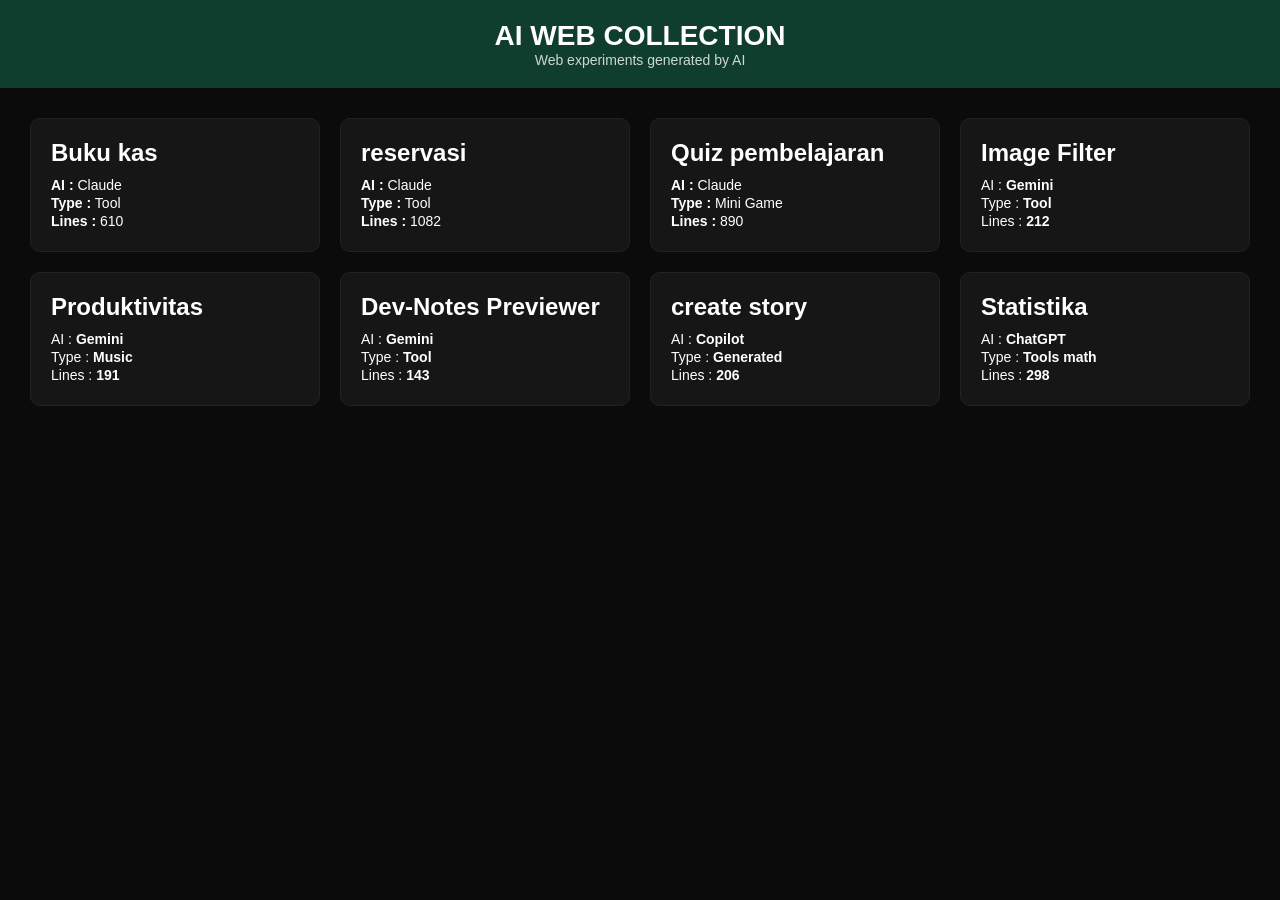
<file: index.html>
<!DOCTYPE html>
<html lang="en">
<head>
<meta charset="UTF-8">
<meta name="viewport" content="width=device-width, initial-scale=1.0">
<title>AI Web Collection</title>

<link rel="stylesheet" href="setup.css">

</head>

<body>

<header>
    <h1>AI WEB COLLECTION</h1>
    <p>Web experiments generated by AI</p>
</header>

<main class="container">

    <!-- CARD 1 -->
    <a href="web AI/buku kas.html" class="card">
        <h2>Buku kas</h2>

        <div class="info">
            <p><b>AI :</b> Claude</p>
            <p><b>Type :</b> Tool</p>
            <p><b>Lines :</b> 610</p>
        </div>
    </a>

    <!-- CARD 2 -->
    <a href="web AI/reservasi resto.html" class="card">
        <h2>reservasi</h2>

        <div class="info">
            <p><b>AI :</b> Claude</p>
            <p><b>Type :</b> Tool</p>
            <p><b>Lines :</b> 1082</p>
        </div>
    </a>

    <!-- CARD 3 -->
    <a href="web AI/belajar.html" class="card">
        <h2>Quiz pembelajaran</h2>

        <div class="info">
            <p><b>AI :</b> Claude</p>
            <p><b>Type :</b> Mini Game</p>
            <p><b>Lines :</b> 890</p>
        </div>
    </a>

    <a href="web AI/image.html" class="card">
        <h2>Image Filter</h2>

        <div class="info">
            <p>AI :<b> Gemini</b></p>
            <p>Type :<b> Tool</b></p>
            <p>Lines :<b> 212</b></p>
        </div>
    </a>

    <a href="web AI/focus flow.html" class="card">
        <h2>Produktivitas</h2>

        <div class="info">
            <p>AI :<b> Gemini</b></p>
            <p>Type :<b> Music</b></p>
            <p>Lines :<b> 191</b></p>
        </div>
    </a>

    <a href="web AI/Dev-Notes.html" class="card">
        <h2>Dev-Notes Previewer</h2>

        <div class="info">
            <p>AI :<b> Gemini</b></p>
            <p>Type :<b> Tool</b></p>
            <p>Lines :<b> 143</b></p>
        </div>
    </a>

    <a href="web AI/narativ cerita.html" class="card">
        <h2>create story</h2>

        <div class="info">
            <p>AI :<b> Copilot</b></p>
            <p>Type :<b> Generated</b></p>
            <p>Lines :<b> 206</b></p>
        </div>
    </a>

    <a href="web AI/statistika.html" class="card">
        <h2>Statistika</h2>

        <div class="info">
            <p>AI :<b> ChatGPT</b></p>
            <p>Type :<b> Tools math</b></p>
            <p>Lines :<b> 298</b></p>
        </div>
    </a>

</main>

</body>
</html>
</file>
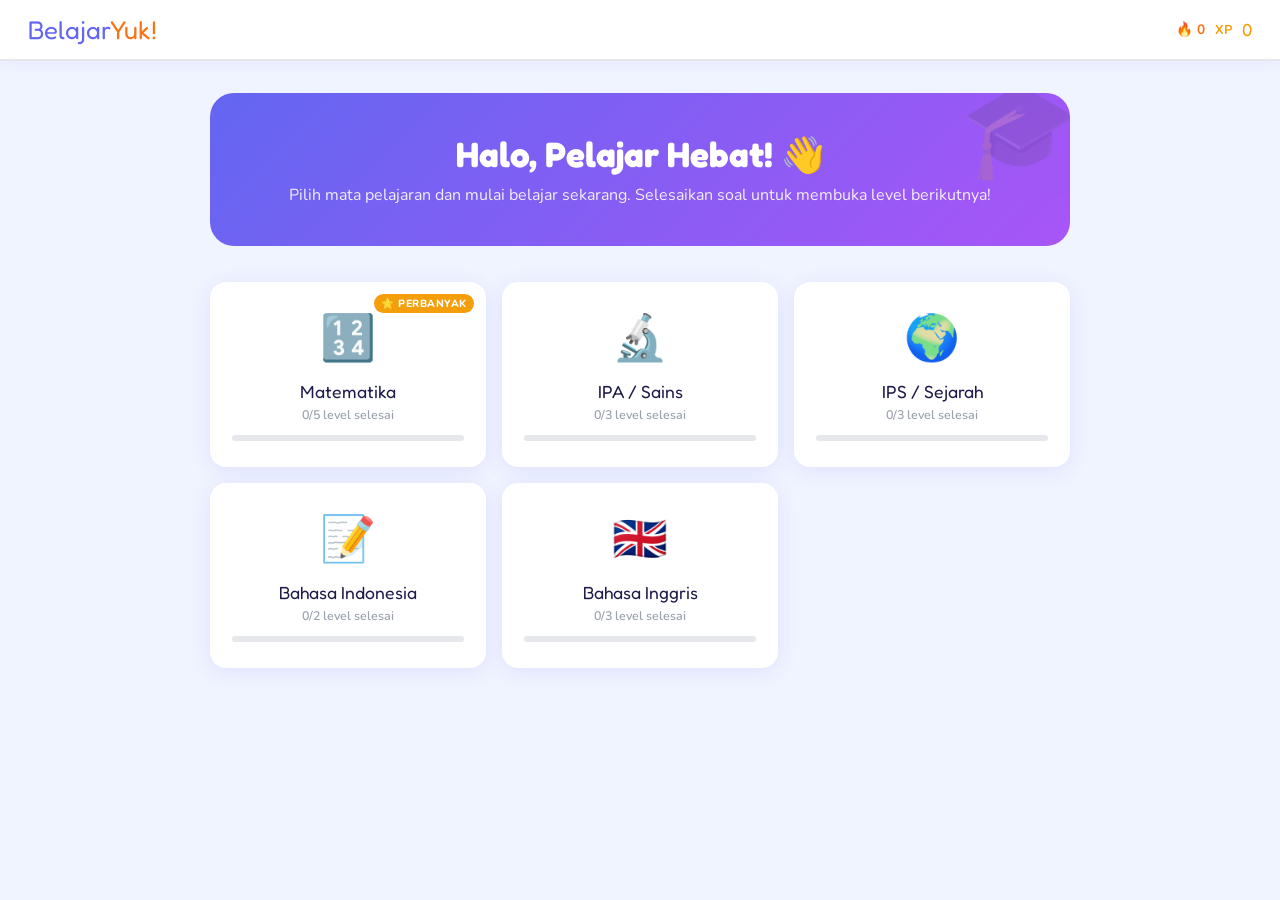
<file: web AI/belajar.html>
<!DOCTYPE html>
<html lang="id">
<head>
<meta charset="UTF-8">
<meta name="viewport" content="width=device-width, initial-scale=1.0">
<title>BelajarYuk! — Platform Belajar Interaktif</title>
<link href="https://fonts.googleapis.com/css2?family=Nunito:wght@400;600;700;800;900&family=Fredoka+One&display=swap" rel="stylesheet">
<style>
  :root {
    --bg:       #f0f4ff;
    --white:    #ffffff;
    --ink:      #1e1b4b;
    --ink2:     #4b5563;
    --muted:    #9ca3af;
    --border:   #e5e7eb;
    --primary:  #6366f1;
    --primary2: #818cf8;
    --green:    #10b981;
    --green-bg: #d1fae5;
    --red:      #ef4444;
    --red-bg:   #fee2e2;
    --yellow:   #f59e0b;
    --yellow-bg:#fef3c7;
    --orange:   #f97316;
    --pink:     #ec4899;
    --blue:     #3b82f6;
    --radius:   16px;
    --shadow:   0 4px 20px rgba(99,102,241,0.12);
  }

  * { margin:0; padding:0; box-sizing:border-box; }

  body {
    font-family: 'Nunito', sans-serif;
    background: var(--bg);
    color: var(--ink);
    min-height: 100vh;
  }

  /* ── HEADER ── */
  header {
    background: var(--white);
    border-bottom: 2px solid var(--border);
    padding: 14px 28px;
    display: flex; align-items: center; justify-content: space-between;
    position: sticky; top: 0; z-index: 200;
    box-shadow: 0 2px 12px rgba(99,102,241,0.08);
  }
  .logo { font-family: 'Fredoka One', cursive; font-size: 1.6rem; color: var(--primary); }
  .logo span { color: var(--orange); }
  .xp-bar { display: flex; align-items: center; gap: 10px; }
  .xp-label { font-size: 0.8rem; font-weight: 700; color: var(--yellow); }
  .xp-val { font-family: 'Fredoka One', cursive; font-size: 1.1rem; color: var(--yellow); }
  .streak { display: flex; align-items: center; gap: 4px; font-size: 0.85rem; font-weight: 700; color: var(--orange); }

  /* ── SCREENS ── */
  .screen { display: none; }
  .screen.active { display: block; }

  /* ── HOME ── */
  .home-wrap { max-width: 900px; margin: 0 auto; padding: 32px 20px; }
  .home-hero {
    text-align: center; margin-bottom: 36px;
    background: linear-gradient(135deg, var(--primary), #a855f7);
    border-radius: 24px; padding: 40px 28px; color: white;
    position: relative; overflow: hidden;
  }
  .home-hero::before {
    content: '🎓'; font-size: 6rem; position: absolute;
    right: -10px; top: -10px; opacity: 0.15; line-height: 1;
  }
  .home-hero h1 { font-family: 'Fredoka One', cursive; font-size: 2.2rem; margin-bottom: 8px; }
  .home-hero p { font-size: 1rem; opacity: 0.9; }

  .mapel-grid { display: grid; grid-template-columns: repeat(3, 1fr); gap: 16px; }

  .mapel-card {
    background: var(--white); border-radius: var(--radius);
    padding: 24px 20px; cursor: pointer; border: 2px solid transparent;
    transition: all 0.2s; box-shadow: var(--shadow);
    text-align: center; position: relative; overflow: hidden;
  }
  .mapel-card:hover { transform: translateY(-4px); border-color: var(--primary2); box-shadow: 0 8px 30px rgba(99,102,241,0.2); }
  .mapel-icon { font-size: 2.8rem; margin-bottom: 12px; }
  .mapel-name { font-family: 'Fredoka One', cursive; font-size: 1.1rem; color: var(--ink); margin-bottom: 4px; }
  .mapel-count { font-size: 0.78rem; color: var(--muted); font-weight: 600; }
  .mapel-progress {
    height: 6px; background: var(--border); border-radius: 10px;
    margin-top: 12px; overflow: hidden;
  }
  .mapel-progress-fill { height: 100%; border-radius: 10px; transition: width 0.5s; }
  .mapel-badge {
    position: absolute; top: 10px; right: 10px;
    background: var(--yellow); color: white;
    font-size: 0.65rem; font-weight: 800; padding: 2px 7px; border-radius: 20px;
    text-transform: uppercase; letter-spacing: 0.05em;
  }

  /* ── LEVEL SELECT ── */
  .level-wrap { max-width: 680px; margin: 0 auto; padding: 32px 20px; }
  .back-btn {
    display: inline-flex; align-items: center; gap: 6px;
    font-size: 0.85rem; font-weight: 700; color: var(--primary);
    cursor: pointer; margin-bottom: 24px; padding: 8px 16px;
    background: white; border-radius: 20px; border: 2px solid var(--primary2);
    transition: all 0.15s;
  }
  .back-btn:hover { background: var(--primary); color: white; }

  .level-header { text-align: center; margin-bottom: 28px; }
  .level-icon { font-size: 3.5rem; margin-bottom: 10px; }
  .level-title { font-family: 'Fredoka One', cursive; font-size: 1.8rem; color: var(--ink); }
  .level-sub { font-size: 0.9rem; color: var(--ink2); margin-top: 4px; }

  .levels-list { display: flex; flex-direction: column; gap: 12px; }
  .level-item {
    background: var(--white); border-radius: var(--radius);
    padding: 18px 22px; cursor: pointer;
    border: 2px solid var(--border); transition: all 0.2s;
    display: flex; align-items: center; gap: 16px;
    box-shadow: 0 2px 8px rgba(0,0,0,0.05);
  }
  .level-item:hover:not(.locked) { border-color: var(--primary); transform: translateX(4px); }
  .level-item.locked { opacity: 0.5; cursor: not-allowed; filter: grayscale(0.5); }
  .level-item.completed { border-color: var(--green); background: var(--green-bg); }
  .level-num {
    width: 44px; height: 44px; border-radius: 50%;
    background: var(--primary); color: white;
    font-family: 'Fredoka One', cursive; font-size: 1.2rem;
    display: flex; align-items: center; justify-content: center;
    flex-shrink: 0;
  }
  .level-item.completed .level-num { background: var(--green); }
  .level-item.locked .level-num { background: var(--muted); }
  .level-info { flex: 1; }
  .level-name { font-weight: 800; font-size: 0.95rem; color: var(--ink); }
  .level-desc { font-size: 0.78rem; color: var(--ink2); margin-top: 2px; }
  .level-stars { font-size: 1rem; }
  .lock-icon { font-size: 1.2rem; color: var(--muted); }

  /* ── QUIZ ── */
  .quiz-wrap { max-width: 680px; margin: 0 auto; padding: 24px 20px; }
  .quiz-topbar {
    display: flex; align-items: center; gap: 12px; margin-bottom: 24px;
  }
  .progress-wrap { flex: 1; }
  .progress-label { font-size: 0.75rem; font-weight: 700; color: var(--ink2); margin-bottom: 4px; }
  .progress-bar { height: 10px; background: var(--border); border-radius: 10px; overflow: hidden; }
  .progress-fill {
    height: 100%; border-radius: 10px;
    background: linear-gradient(90deg, var(--primary), var(--pink));
    transition: width 0.4s cubic-bezier(0.34,1.56,0.64,1);
  }
  .quiz-counter { font-family: 'Fredoka One', cursive; font-size: 0.9rem; color: var(--primary); white-space: nowrap; }

  .quiz-card {
    background: var(--white); border-radius: 20px;
    padding: 32px 28px; box-shadow: var(--shadow);
    border: 2px solid var(--border); margin-bottom: 20px;
    animation: cardIn 0.3s cubic-bezier(0.34,1.56,0.64,1);
  }
  @keyframes cardIn { from { opacity:0; transform:scale(0.95) translateY(10px); } to { opacity:1; transform:scale(1) translateY(0); } }

  .q-type-badge {
    display: inline-block; font-size: 0.68rem; font-weight: 800;
    text-transform: uppercase; letter-spacing: 0.08em;
    padding: 3px 10px; border-radius: 20px; margin-bottom: 14px;
  }
  .q-type-badge.pg  { background: #ede9fe; color: var(--primary); }
  .q-type-badge.isian { background: #fef3c7; color: var(--yellow); }
  .q-type-badge.bs  { background: #d1fae5; color: var(--green); }

  .q-text {
    font-size: 1.15rem; font-weight: 700; color: var(--ink);
    line-height: 1.5; margin-bottom: 24px;
  }

  /* Pilihan ganda */
  .options-list { display: flex; flex-direction: column; gap: 10px; }
  .opt-btn {
    padding: 14px 18px; border-radius: 12px;
    border: 2px solid var(--border); background: var(--white);
    font-family: 'Nunito', sans-serif; font-size: 0.95rem; font-weight: 600;
    color: var(--ink); cursor: pointer; text-align: left;
    transition: all 0.15s; display: flex; align-items: center; gap: 12px;
  }
  .opt-btn:hover:not(:disabled) { border-color: var(--primary2); background: #f5f3ff; transform: translateX(4px); }
  .opt-btn.correct { border-color: var(--green); background: var(--green-bg); color: var(--green); }
  .opt-btn.wrong   { border-color: var(--red); background: var(--red-bg); color: var(--red); }
  .opt-letter {
    width: 28px; height: 28px; border-radius: 8px;
    background: var(--border); display: flex; align-items: center;
    justify-content: center; font-weight: 800; font-size: 0.8rem;
    flex-shrink: 0; transition: all 0.15s;
  }
  .opt-btn.correct .opt-letter { background: var(--green); color: white; }
  .opt-btn.wrong   .opt-letter { background: var(--red); color: white; }

  /* Isian */
  .isian-wrap { display: flex; flex-direction: column; gap: 12px; }
  .isian-input {
    padding: 14px 18px; border-radius: 12px;
    border: 2px solid var(--border); font-family: 'Nunito', sans-serif;
    font-size: 1rem; font-weight: 600; color: var(--ink);
    outline: none; transition: border-color 0.2s;
    background: var(--bg);
  }
  .isian-input:focus { border-color: var(--primary); background: white; }
  .isian-input.correct { border-color: var(--green); background: var(--green-bg); }
  .isian-input.wrong   { border-color: var(--red); background: var(--red-bg); }
  .submit-btn {
    padding: 13px; border-radius: 12px; border: none;
    background: linear-gradient(135deg, var(--primary), #a855f7);
    color: white; font-family: 'Nunito', sans-serif;
    font-size: 1rem; font-weight: 800; cursor: pointer;
    transition: all 0.2s;
  }
  .submit-btn:hover { transform: translateY(-2px); box-shadow: 0 6px 20px rgba(99,102,241,0.4); }

  /* Benar/Salah */
  .bs-wrap { display: grid; grid-template-columns: 1fr 1fr; gap: 12px; }
  .bs-btn {
    padding: 20px; border-radius: 16px; border: 2px solid var(--border);
    font-family: 'Fredoka One', cursive; font-size: 1.3rem;
    cursor: pointer; transition: all 0.2s; background: var(--white);
    display: flex; flex-direction: column; align-items: center; gap: 6px;
  }
  .bs-btn:hover:not(:disabled) { transform: scale(1.04); }
  .bs-btn.benar:hover:not(:disabled) { border-color: var(--green); background: var(--green-bg); }
  .bs-btn.salah:hover:not(:disabled) { border-color: var(--red); background: var(--red-bg); }
  .bs-btn.correct { border-color: var(--green); background: var(--green-bg); }
  .bs-btn.wrong   { border-color: var(--red); background: var(--red-bg); }

  /* Feedback */
  .feedback {
    border-radius: 12px; padding: 14px 18px;
    font-size: 0.9rem; font-weight: 700; margin-top: 12px;
    display: none; animation: popIn 0.25s ease;
  }
  @keyframes popIn { from { opacity:0; transform:scale(0.9); } to { opacity:1; transform:scale(1); } }
  .feedback.correct { background: var(--green-bg); color: #065f46; border: 2px solid var(--green); }
  .feedback.wrong   { background: var(--red-bg); color: #991b1b; border: 2px solid var(--red); }

  .next-btn {
    width: 100%; padding: 15px; border-radius: 14px; border: none;
    background: linear-gradient(135deg, var(--primary), #a855f7);
    color: white; font-family: 'Nunito', sans-serif;
    font-size: 1.05rem; font-weight: 800; cursor: pointer;
    transition: all 0.2s; display: none;
    box-shadow: 0 4px 15px rgba(99,102,241,0.3);
  }
  .next-btn:hover { transform: translateY(-2px); box-shadow: 0 8px 25px rgba(99,102,241,0.4); }

  /* ── RESULT ── */
  .result-wrap {
    max-width: 500px; margin: 40px auto; padding: 20px;
    text-align: center;
  }
  .result-card {
    background: white; border-radius: 24px;
    padding: 40px 32px; box-shadow: var(--shadow);
    border: 2px solid var(--border);
  }
  .result-emoji { font-size: 4rem; margin-bottom: 16px; }
  .result-title { font-family: 'Fredoka One', cursive; font-size: 2rem; color: var(--ink); margin-bottom: 8px; }
  .result-score { font-family: 'Fredoka One', cursive; font-size: 3.5rem; color: var(--primary); margin: 16px 0; }
  .result-detail { font-size: 0.9rem; color: var(--ink2); margin-bottom: 24px; }
  .result-xp {
    background: var(--yellow-bg); border: 2px solid var(--yellow);
    border-radius: 12px; padding: 12px 20px; margin-bottom: 24px;
    font-weight: 800; color: var(--yellow); font-size: 1rem;
  }
  .result-actions { display: flex; gap: 10px; justify-content: center; }
  .btn-retry {
    padding: 12px 24px; border-radius: 12px;
    border: 2px solid var(--primary); color: var(--primary);
    background: transparent; font-family: 'Nunito', sans-serif;
    font-weight: 800; cursor: pointer; font-size: 0.95rem;
    transition: all 0.15s;
  }
  .btn-retry:hover { background: var(--primary); color: white; }
  .btn-home-res {
    padding: 12px 24px; border-radius: 12px;
    background: linear-gradient(135deg, var(--primary), #a855f7);
    color: white; border: none;
    font-family: 'Nunito', sans-serif; font-weight: 800;
    cursor: pointer; font-size: 0.95rem; transition: all 0.15s;
  }
  .btn-home-res:hover { transform: translateY(-2px); }

  /* ── CONFETTI ── */
  .confetti-piece {
    position: fixed; width: 10px; height: 10px;
    border-radius: 2px; pointer-events: none; z-index: 9999;
    animation: confettiFall linear forwards;
  }
  @keyframes confettiFall {
    0%   { transform: translateY(-20px) rotate(0deg); opacity:1; }
    100% { transform: translateY(100vh) rotate(720deg); opacity:0; }
  }

  @media (max-width: 640px) {
    .mapel-grid { grid-template-columns: repeat(2, 1fr); }
    .bs-wrap { grid-template-columns: 1fr; }
    .quiz-card { padding: 22px 18px; }
  }
</style>
</head>
<body>

<!-- HEADER -->
<header>
  <div class="logo">Belajar<span>Yuk!</span></div>
  <div class="xp-bar">
    <div class="streak">🔥 <span id="streakVal">0</span></div>
    <div class="xp-label">XP</div>
    <div class="xp-val" id="xpVal">0</div>
  </div>
</header>

<!-- ── SCREEN: HOME ── -->
<div class="screen active" id="screen-home">
  <div class="home-wrap">
    <div class="home-hero">
      <h1>Halo, Pelajar Hebat! 👋</h1>
      <p>Pilih mata pelajaran dan mulai belajar sekarang. Selesaikan soal untuk membuka level berikutnya!</p>
    </div>
    <div class="mapel-grid" id="mapel-grid"></div>
  </div>
</div>

<!-- ── SCREEN: LEVEL SELECT ── -->
<div class="screen" id="screen-level">
  <div class="level-wrap">
    <div class="back-btn" onclick="goHome()">← Kembali</div>
    <div class="level-header">
      <div class="level-icon" id="lvl-icon"></div>
      <div class="level-title" id="lvl-title"></div>
      <div class="level-sub" id="lvl-sub"></div>
    </div>
    <div class="levels-list" id="levels-list"></div>
  </div>
</div>

<!-- ── SCREEN: QUIZ ── -->
<div class="screen" id="screen-quiz">
  <div class="quiz-wrap">
    <div class="quiz-topbar">
      <div class="back-btn" onclick="goLevel()" style="margin-bottom:0;flex-shrink:0">←</div>
      <div class="progress-wrap">
        <div class="progress-label" id="progress-label"></div>
        <div class="progress-bar"><div class="progress-fill" id="progress-fill" style="width:0%"></div></div>
      </div>
      <div class="quiz-counter" id="quiz-counter"></div>
    </div>
    <div class="quiz-card" id="quiz-card"></div>
    <div class="feedback" id="feedback"></div>
    <button class="next-btn" id="next-btn" onclick="nextQuestion()">Lanjut →</button>
  </div>
</div>

<!-- ── SCREEN: RESULT ── -->
<div class="screen" id="screen-result">
  <div class="result-wrap">
    <div class="result-card">
      <div class="result-emoji" id="res-emoji"></div>
      <div class="result-title" id="res-title"></div>
      <div class="result-score" id="res-score"></div>
      <div class="result-detail" id="res-detail"></div>
      <div class="result-xp" id="res-xp"></div>
      <div class="result-actions">
        <button class="btn-retry" onclick="retryLevel()">🔁 Ulangi</button>
        <button class="btn-home-res" onclick="goHome()">🏠 Menu Utama</button>
      </div>
    </div>
  </div>
</div>

<script>
// ══════════════════════════════════════════
//  BANK SOAL
// ══════════════════════════════════════════

const mapelData = [
  {
    id: 'matematika',
    name: 'Matematika',
    icon: '🔢',
    color: '#6366f1',
    badge: 'Perbanyak',
    levels: [
      {
        name: 'Operasi Dasar',
        desc: 'Penjumlahan, pengurangan, perkalian, pembagian',
        soal: [
          { type:'pg', q:'Berapa hasil dari 125 + 87?', opts:['202','212','312','222'], ans:1 },
          { type:'pg', q:'Hasil dari 15 × 12 adalah...', opts:['170','180','175','185'], ans:1 },
          { type:'isian', q:'Berapakah hasil dari 144 ÷ 12?', ans:'12' },
          { type:'bs', q:'18 × 5 = 90', ans:true },
          { type:'isian', q:'250 − 87 = ?', ans:'163' },
          { type:'pg', q:'Nilai dari 2³ + 4² adalah...', opts:['22','24','26','28'], ans:1 },
          { type:'bs', q:'7 adalah bilangan prima', ans:true },
        ]
      },
      {
        name: 'Pecahan & Desimal',
        desc: 'Operasi pecahan, desimal, dan persen',
        soal: [
          { type:'pg', q:'1/2 + 1/4 = ?', opts:['2/6','3/4','1/3','3/6'], ans:1 },
          { type:'pg', q:'0.75 sama dengan pecahan...', opts:['3/4','2/3','1/4','7/5'], ans:0 },
          { type:'isian', q:'25% dari 200 adalah...', ans:'50' },
          { type:'bs', q:'0.5 > 0.25', ans:true },
          { type:'pg', q:'Hasil dari 3/4 × 8 adalah...', opts:['4','6','5','7'], ans:1 },
          { type:'isian', q:'1.5 + 2.7 = ?', ans:'4.2' },
        ]
      },
      {
        name: 'Aljabar Dasar',
        desc: 'Persamaan dan pertidaksamaan linear',
        soal: [
          { type:'pg', q:'Jika 2x + 4 = 10, maka x = ?', opts:['2','3','4','5'], ans:1 },
          { type:'isian', q:'Jika 3x = 21, maka x = ?', ans:'7' },
          { type:'bs', q:'x² + 2x + 1 = (x+1)²', ans:true },
          { type:'pg', q:'Sederhanakan: 3a + 2b − a + 4b', opts:['2a+6b','4a+6b','2a+4b','4a+2b'], ans:0 },
          { type:'isian', q:'Jika 5x − 3 = 22, maka x = ?', ans:'5' },
          { type:'bs', q:'2x > 6 berarti x > 3', ans:true },
        ]
      },
      {
        name: 'Geometri',
        desc: 'Bangun datar, luas, dan keliling',
        soal: [
          { type:'pg', q:'Luas persegi dengan sisi 8 cm adalah...', opts:['32 cm²','64 cm²','56 cm²','48 cm²'], ans:1 },
          { type:'isian', q:'Keliling lingkaran dengan jari-jari 7 cm (π=22/7) adalah... cm', ans:'44' },
          { type:'bs', q:'Luas segitiga = ½ × alas × tinggi', ans:true },
          { type:'pg', q:'Volume kubus dengan sisi 5 cm adalah...', opts:['75 cm³','100 cm³','125 cm³','150 cm³'], ans:2 },
          { type:'isian', q:'Luas persegi panjang 12cm × 7cm = ... cm²', ans:'84' },
          { type:'bs', q:'Diagonal persegi membagi sudut menjadi 45°', ans:true },
        ]
      },
      {
        name: 'Statistika',
        desc: 'Mean, median, modus, dan data',
        soal: [
          { type:'pg', q:'Mean dari data: 4, 6, 8, 10, 12 adalah...', opts:['7','8','9','10'], ans:1 },
          { type:'isian', q:'Modus dari: 3, 5, 5, 7, 8, 5, 9 adalah...', ans:'5' },
          { type:'bs', q:'Median adalah nilai tengah data yang sudah diurutkan', ans:true },
          { type:'pg', q:'Median dari: 2, 4, 6, 8, 10 adalah...', opts:['4','5','6','7'], ans:2 },
          { type:'isian', q:'Jangkauan dari: 5, 12, 3, 18, 7 adalah...', ans:'15' },
        ]
      },
    ]
  },
  {
    id: 'ipa',
    name: 'IPA / Sains',
    icon: '🔬',
    color: '#10b981',
    levels: [
      {
        name: 'Sel & Makhluk Hidup',
        desc: 'Struktur sel dan ciri makhluk hidup',
        soal: [
          { type:'pg', q:'Organel sel yang berfungsi sebagai "pembangkit energi" adalah...', opts:['Ribosom','Mitokondria','Nukleus','Vakuola'], ans:1 },
          { type:'bs', q:'Sel tumbuhan memiliki dinding sel, sel hewan tidak', ans:true },
          { type:'pg', q:'Proses pembuatan makanan pada tumbuhan disebut...', opts:['Respirasi','Transpirasi','Fotosintesis','Fermentasi'], ans:2 },
          { type:'isian', q:'Rumus kimia air adalah...', ans:'H2O' },
          { type:'bs', q:'Virus termasuk makhluk hidup karena dapat berkembang biak', ans:true },
        ]
      },
      {
        name: 'Fisika Dasar',
        desc: 'Gerak, gaya, dan energi',
        soal: [
          { type:'pg', q:'Satuan gaya dalam SI adalah...', opts:['Joule','Watt','Newton','Pascal'], ans:2 },
          { type:'bs', q:'Kecepatan = jarak ÷ waktu', ans:true },
          { type:'pg', q:'Hukum Newton I disebut juga hukum...', opts:['Aksi-Reaksi','Kelembaman','Percepatan','Gravitasi'], ans:1 },
          { type:'isian', q:'Energi kinetik memiliki satuan...', ans:'Joule' },
          { type:'bs', q:'Tekanan = gaya ÷ luas bidang', ans:true },
        ]
      },
      {
        name: 'Kimia Dasar',
        desc: 'Unsur, senyawa, dan campuran',
        soal: [
          { type:'pg', q:'Simbol unsur Oksigen adalah...', opts:['Ok','Ox','O','Os'], ans:2 },
          { type:'bs', q:'Air (H₂O) adalah senyawa, bukan unsur', ans:true },
          { type:'pg', q:'Jumlah proton dalam atom disebut...', opts:['Nomor massa','Nomor atom','Elektron valensi','Periode'], ans:1 },
          { type:'isian', q:'Rumus kimia garam dapur adalah...', ans:'NaCl' },
          { type:'bs', q:'pH 7 bersifat netral', ans:true },
        ]
      },
    ]
  },
  {
    id: 'ips',
    name: 'IPS / Sejarah',
    icon: '🌍',
    color: '#f59e0b',
    levels: [
      {
        name: 'Sejarah Indonesia',
        desc: 'Kemerdekaan dan peristiwa penting',
        soal: [
          { type:'pg', q:'Indonesia memproklamasikan kemerdekaan pada tanggal...', opts:['17 Agustus 1945','17 Agustus 1949','20 Mei 1908','28 Oktober 1928'], ans:0 },
          { type:'isian', q:'Siapa yang membacakan teks proklamasi kemerdekaan Indonesia?', ans:'Soekarno' },
          { type:'bs', q:'Boedi Oetomo didirikan pada tahun 1908', ans:true },
          { type:'pg', q:'Sumpah Pemuda diikrarkan pada tanggal...', opts:['17 Agustus 1945','28 Oktober 1928','20 Mei 1908','2 Mei 1926'], ans:1 },
          { type:'bs', q:'Pancasila dirumuskan oleh Ir. Soekarno pada sidang BPUPKI', ans:true },
        ]
      },
      {
        name: 'Geografi',
        desc: 'Bumi, peta, dan lingkungan',
        soal: [
          { type:'pg', q:'Garis khatulistiwa disebut juga...', opts:['Meridian','Ekuator','Tropic','Lintang Balik'], ans:1 },
          { type:'bs', q:'Indonesia terletak di antara dua samudra: Hindia dan Pasifik', ans:true },
          { type:'pg', q:'Skala peta 1:100.000 artinya 1 cm di peta = ... di lapangan', opts:['100 m','1 km','10 km','100 km'], ans:1 },
          { type:'isian', q:'Ibu kota Indonesia adalah...', ans:'Jakarta' },
          { type:'bs', q:'Gunung Everest adalah gunung tertinggi di dunia', ans:true },
        ]
      },
      {
        name: 'Ekonomi Dasar',
        desc: 'Kebutuhan, produksi, dan konsumsi',
        soal: [
          { type:'pg', q:'Kebutuhan primer adalah kebutuhan yang...', opts:['Mewah','Paling mendasar','Tambahan','Keinginan'], ans:1 },
          { type:'bs', q:'Inflasi adalah kenaikan harga barang secara umum dan terus-menerus', ans:true },
          { type:'pg', q:'Hukum permintaan menyatakan: jika harga naik, permintaan...', opts:['Naik','Tetap','Turun','Tidak berpengaruh'], ans:2 },
          { type:'isian', q:'Nilai barang yang dikorbankan untuk mendapatkan barang lain disebut biaya...', ans:'peluang' },
        ]
      },
    ]
  },
  {
    id: 'bind',
    name: 'Bahasa Indonesia',
    icon: '📝',
    color: '#ef4444',
    levels: [
      {
        name: 'Ejaan & Tata Bahasa',
        desc: 'EYD, kata baku, dan kalimat efektif',
        soal: [
          { type:'pg', q:'Manakah penulisan kata baku yang benar?', opts:['Aktifitas','Aktivitas','Acktivitas','Aktifitas'], ans:1 },
          { type:'bs', q:'"Analisa" adalah kata tidak baku, bentuk bakunya adalah "analisis"', ans:true },
          { type:'pg', q:'Imbuhan "me-" pada kata "menulis" berfungsi sebagai...', opts:['Awalan','Akhiran','Sisipan','Konfiks'], ans:0 },
          { type:'isian', q:'Kata "mempermasalahkan" berasal dari kata dasar...', ans:'masalah' },
          { type:'bs', q:'Kalimat pasif ditandai dengan kata kerja berawalan "di-"', ans:true },
        ]
      },
      {
        name: 'Sastra & Puisi',
        desc: 'Majas, pantun, dan karya sastra',
        soal: [
          { type:'pg', q:'"Badannya setinggi langit" adalah contoh majas...', opts:['Metafora','Simile','Hiperbola','Personifikasi'], ans:2 },
          { type:'bs', q:'Pantun memiliki skema rima a-b-a-b', ans:true },
          { type:'pg', q:'"Angin berbisik menyampaikan pesan" adalah majas...', opts:['Hiperbola','Personifikasi','Metafora','Alegori'], ans:1 },
          { type:'isian', q:'Karya sastra berbentuk prosa panjang yang menceritakan kehidupan tokoh disebut...', ans:'novel' },
          { type:'bs', q:'Haiku adalah bentuk puisi yang berasal dari Jepang', ans:true },
        ]
      },
    ]
  },
  {
    id: 'bing',
    name: 'Bahasa Inggris',
    icon: '🇬🇧',
    color: '#3b82f6',
    levels: [
      {
        name: 'Grammar Dasar',
        desc: 'Tenses, verb, dan sentence structure',
        soal: [
          { type:'pg', q:'She ___ to school every day. (Simple Present)', opts:['go','goes','going','went'], ans:1 },
          { type:'bs', q:'"Yesterday I go to market" adalah kalimat yang salah', ans:true },
          { type:'pg', q:'"I am reading a book" menggunakan tense...', opts:['Simple Present','Present Perfect','Present Continuous','Past Continuous'], ans:2 },
          { type:'isian', q:'Past tense dari kata "eat" adalah...', ans:'ate' },
          { type:'bs', q:'Plural dari "child" adalah "children"', ans:true },
          { type:'pg', q:'Kalimat pasif dari "She writes a letter" adalah...', opts:['A letter write by her','A letter is written by her','A letter was written by her','A letter written by her'], ans:1 },
        ]
      },
      {
        name: 'Vocabulary',
        desc: 'Kosakata dan artinya',
        soal: [
          { type:'pg', q:'"Benevolent" artinya...', opts:['Jahat','Baik hati','Berani','Cerdas'], ans:1 },
          { type:'bs', q:'"Enormous" berarti sangat besar', ans:true },
          { type:'pg', q:'Antonim dari kata "ancient" adalah...', opts:['Old','Historic','Modern','Classic'], ans:2 },
          { type:'isian', q:'Terjemahan dari "to give up" adalah...', ans:'menyerah' },
          { type:'bs', q:'"Ambiguous" berarti memiliki dua makna atau lebih', ans:true },
        ]
      },
      {
        name: 'Reading Comprehension',
        desc: 'Memahami teks bahasa Inggris',
        soal: [
          { type:'pg', q:'What is the synonym of "happy"?', opts:['Sad','Joyful','Angry','Tired'], ans:1 },
          { type:'bs', q:'"The cat sat on the mat" — the subject is "cat"', ans:true },
          { type:'pg', q:'"Despite the rain, she went outside." The word "despite" shows...', opts:['Cause','Effect','Contrast','Addition'], ans:2 },
          { type:'isian', q:'The opposite of "strong" is...', ans:'weak' },
          { type:'bs', q:'A "paragraph" typically focuses on one main idea', ans:true },
        ]
      },
    ]
  },
];

// ══════════════════════════════════════════
//  STATE
// ══════════════════════════════════════════
let state = {
  xp: parseInt(localStorage.getItem('byuk_xp') || '0'),
  streak: parseInt(localStorage.getItem('byuk_streak') || '0'),
  completed: JSON.parse(localStorage.getItem('byuk_completed') || '{}'),
  currentMapel: null,
  currentLevel: null,
  currentSoal: [],
  currentIdx: 0,
  correct: 0,
  answered: false,
};

function save() {
  localStorage.setItem('byuk_xp', state.xp);
  localStorage.setItem('byuk_streak', state.streak);
  localStorage.setItem('byuk_completed', JSON.stringify(state.completed));
}

// ══════════════════════════════════════════
//  NAVIGATION
// ══════════════════════════════════════════
function showScreen(id) {
  document.querySelectorAll('.screen').forEach(s => s.classList.remove('active'));
  document.getElementById('screen-' + id).classList.add('active');
  window.scrollTo(0, 0);
}

function goHome() { renderHome(); showScreen('home'); }
function goLevel() { renderLevel(state.currentMapel); showScreen('level'); }

// ══════════════════════════════════════════
//  HOME
// ══════════════════════════════════════════
function renderHome() {
  document.getElementById('xpVal').textContent = state.xp;
  document.getElementById('streakVal').textContent = state.streak;

  document.getElementById('mapel-grid').innerHTML = mapelData.map(m => {
    const total = m.levels.length;
    const done  = m.levels.filter((_, i) => state.completed[m.id + '_' + i]).length;
    const pct   = Math.round((done / total) * 100);
    return `
      <div class="mapel-card" onclick="renderLevel('${m.id}')">
        ${m.badge ? `<div class="mapel-badge">⭐ ${m.badge}</div>` : ''}
        <div class="mapel-icon">${m.icon}</div>
        <div class="mapel-name">${m.name}</div>
        <div class="mapel-count">${done}/${total} level selesai</div>
        <div class="mapel-progress">
          <div class="mapel-progress-fill" style="width:${pct}%;background:${m.color}"></div>
        </div>
      </div>`;
  }).join('');
}

// ══════════════════════════════════════════
//  LEVEL SELECT
// ══════════════════════════════════════════
function renderLevel(mapelId) {
  const m = mapelData.find(x => x.id === mapelId);
  state.currentMapel = mapelId;
  document.getElementById('lvl-icon').textContent = m.icon;
  document.getElementById('lvl-title').textContent = m.name;
  document.getElementById('lvl-sub').textContent = m.levels.length + ' level tersedia';

  document.getElementById('levels-list').innerHTML = m.levels.map((lv, i) => {
    const key  = mapelId + '_' + i;
    const done = state.completed[key];
    const locked = i > 0 && !state.completed[mapelId + '_' + (i-1)];
    const stars = done ? '⭐⭐⭐' : '';
    return `
      <div class="level-item ${done ? 'completed' : ''} ${locked ? 'locked' : ''}"
           onclick="${locked ? '' : `startLevel('${mapelId}', ${i})`}">
        <div class="level-num" style="${!locked && !done ? 'background:' + m.color : ''}">${done ? '✓' : locked ? '🔒' : i+1}</div>
        <div class="level-info">
          <div class="level-name">${lv.name}</div>
          <div class="level-desc">${lv.desc} · ${lv.soal.length} soal</div>
        </div>
        <div>${locked ? '<span class="lock-icon">🔒</span>' : stars}</div>
      </div>`;
  }).join('');

  showScreen('level');
}

// ══════════════════════════════════════════
//  QUIZ
// ══════════════════════════════════════════
function startLevel(mapelId, levelIdx) {
  const m  = mapelData.find(x => x.id === mapelId);
  const lv = m.levels[levelIdx];
  state.currentMapel = mapelId;
  state.currentLevel = levelIdx;
  state.currentSoal  = [...lv.soal].sort(() => Math.random() - 0.5);
  state.currentIdx   = 0;
  state.correct      = 0;
  state.answered     = false;
  showScreen('quiz');
  renderQuestion();
}

function renderQuestion() {
  const soal = state.currentSoal;
  const idx  = state.currentIdx;
  const q    = soal[idx];
  const pct  = Math.round((idx / soal.length) * 100);

  document.getElementById('progress-label').textContent = `Level ${state.currentLevel + 1}`;
  document.getElementById('progress-fill').style.width  = pct + '%';
  document.getElementById('quiz-counter').textContent   = `${idx + 1}/${soal.length}`;
  document.getElementById('feedback').style.display     = 'none';
  document.getElementById('next-btn').style.display     = 'none';
  state.answered = false;

  const typeLabel = { pg:'Pilihan Ganda', isian:'Isian', bs:'Benar / Salah' };
  const typeClass = { pg:'pg', isian:'isian', bs:'bs' };

  let answerHTML = '';
  if (q.type === 'pg') {
    const letters = ['A','B','C','D'];
    answerHTML = `<div class="options-list">${q.opts.map((o, i) =>
      `<button class="opt-btn" onclick="answerPG(${i})" id="opt-${i}">
        <div class="opt-letter">${letters[i]}</div>${o}
      </button>`).join('')}</div>`;
  } else if (q.type === 'isian') {
    answerHTML = `<div class="isian-wrap">
      <input class="isian-input" id="isian-input" type="text" placeholder="Ketik jawabanmu..." autocomplete="off">
      <button class="submit-btn" onclick="answerIsian()">Jawab ✓</button>
    </div>`;
  } else if (q.type === 'bs') {
    answerHTML = `<div class="bs-wrap">
      <button class="bs-btn benar" onclick="answerBS(true)" id="bs-true">✅<span style="font-size:0.75rem;font-family:'Nunito',sans-serif">BENAR</span></button>
      <button class="bs-btn salah" onclick="answerBS(false)" id="bs-false">❌<span style="font-size:0.75rem;font-family:'Nunito',sans-serif">SALAH</span></button>
    </div>`;
  }

  document.getElementById('quiz-card').innerHTML = `
    <div class="q-type-badge ${typeClass[q.type]}">${typeLabel[q.type]}</div>
    <div class="q-text">${q.q}</div>
    ${answerHTML}`;

  if (q.type === 'isian') {
    setTimeout(() => {
      const inp = document.getElementById('isian-input');
      if (inp) {
        inp.focus();
        inp.addEventListener('keydown', e => { if (e.key === 'Enter') answerIsian(); });
      }
    }, 100);
  }
}

function showFeedback(correct, correctAns) {
  const fb = document.getElementById('feedback');
  fb.className = 'feedback ' + (correct ? 'correct' : 'wrong');
  fb.innerHTML = correct
    ? `🎉 Benar! ${['+10 XP','Luar biasa! +10 XP','Tepat sekali! +10 XP'][Math.floor(Math.random()*3)]}`
    : `😅 Kurang tepat. Jawaban yang benar: <strong>${correctAns}</strong>`;
  fb.style.display = 'block';
  document.getElementById('next-btn').style.display = 'block';
  if (correct) { state.correct++; state.xp += 10; }
  document.getElementById('xpVal').textContent = state.xp;
}

function answerPG(idx) {
  if (state.answered) return;
  state.answered = true;
  const q = state.currentSoal[state.currentIdx];
  const correct = idx === q.ans;
  document.querySelectorAll('.opt-btn').forEach((b, i) => {
    b.disabled = true;
    if (i === q.ans) b.classList.add('correct');
    else if (i === idx && !correct) b.classList.add('wrong');
  });
  showFeedback(correct, q.opts[q.ans]);
}

function answerIsian() {
  if (state.answered) return;
  const inp = document.getElementById('isian-input');
  if (!inp || !inp.value.trim()) return;
  state.answered = true;
  const q = state.currentSoal[state.currentIdx];
  const userAns = inp.value.trim().toLowerCase();
  const correct = userAns === q.ans.toLowerCase();
  inp.disabled = true;
  inp.classList.add(correct ? 'correct' : 'wrong');
  showFeedback(correct, q.ans);
}

function answerBS(val) {
  if (state.answered) return;
  state.answered = true;
  const q = state.currentSoal[state.currentIdx];
  const correct = val === q.ans;
  document.getElementById('bs-true').disabled  = true;
  document.getElementById('bs-false').disabled = true;
  if (q.ans === true)  document.getElementById('bs-true').classList.add('correct');
  else                 document.getElementById('bs-false').classList.add('correct');
  if (!correct) {
    if (val === true) document.getElementById('bs-true').classList.add('wrong');
    else              document.getElementById('bs-false').classList.add('wrong');
  }
  showFeedback(correct, q.ans ? 'Benar ✅' : 'Salah ❌');
}

function nextQuestion() {
  state.currentIdx++;
  if (state.currentIdx >= state.currentSoal.length) {
    showResult();
  } else {
    renderQuestion();
  }
}

// ══════════════════════════════════════════
//  RESULT
// ══════════════════════════════════════════
function showResult() {
  const total   = state.currentSoal.length;
  const correct = state.correct;
  const pct     = Math.round((correct / total) * 100);
  const passed  = pct >= 60;

  if (passed) {
    const key = state.currentMapel + '_' + state.currentLevel;
    state.completed[key] = true;
    state.streak++;
    if (pct === 100) state.xp += 50; // bonus perfect
    confetti();
  }
  save();

  const emojis = pct === 100 ? '🏆' : pct >= 80 ? '🌟' : pct >= 60 ? '😊' : '😅';
  const titles = pct === 100 ? 'Sempurna!' : pct >= 80 ? 'Hebat!' : pct >= 60 ? 'Lulus!' : 'Semangat!';

  document.getElementById('res-emoji').textContent  = emojis;
  document.getElementById('res-title').textContent  = titles;
  document.getElementById('res-score').textContent  = pct + '%';
  document.getElementById('res-detail').textContent = `${correct} dari ${total} soal benar`;
  document.getElementById('res-xp').textContent     = `+${correct * 10}${pct === 100 ? ' + 50 bonus' : ''} XP didapat!`;
  document.getElementById('xpVal').textContent      = state.xp;
  document.getElementById('streakVal').textContent  = state.streak;

  showScreen('result');
}

function retryLevel() { startLevel(state.currentMapel, state.currentLevel); }

// ══════════════════════════════════════════
//  CONFETTI
// ══════════════════════════════════════════
function confetti() {
  const colors = ['#6366f1','#ec4899','#f59e0b','#10b981','#3b82f6','#f97316'];
  for (let i = 0; i < 60; i++) {
    setTimeout(() => {
      const el = document.createElement('div');
      el.className = 'confetti-piece';
      el.style.cssText = `
        left:${Math.random()*100}vw;
        background:${colors[Math.floor(Math.random()*colors.length)]};
        animation-duration:${1.5 + Math.random()*2}s;
        animation-delay:${Math.random()*0.5}s;
        transform:rotate(${Math.random()*360}deg);
        width:${6+Math.random()*8}px;
        height:${6+Math.random()*8}px;
      `;
      document.body.appendChild(el);
      setTimeout(() => el.remove(), 3000);
    }, i * 30);
  }
}

// ══════════════════════════════════════════
//  INIT
// ══════════════════════════════════════════
renderHome();
</script>
</body>
</html>
</file>
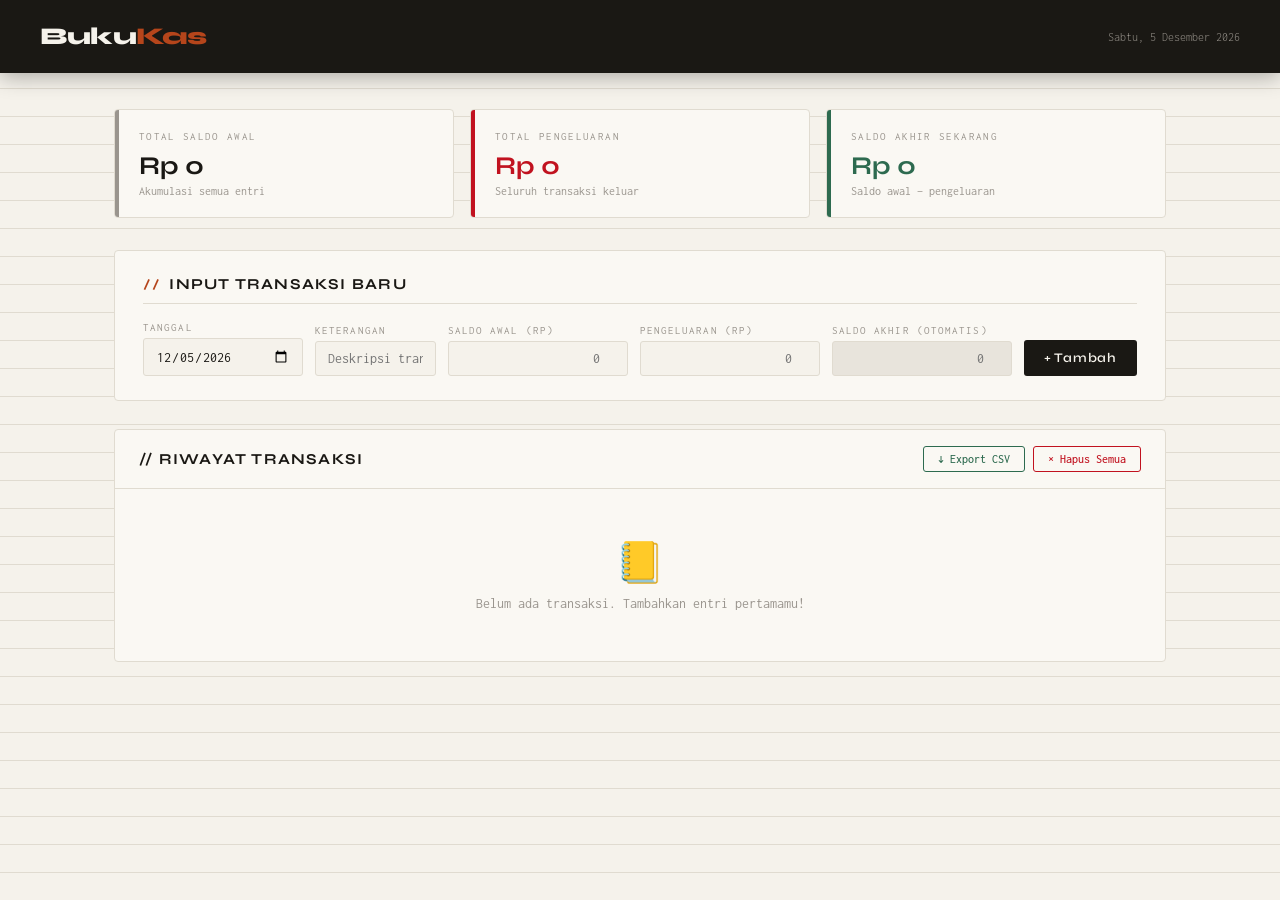
<file: web AI/buku kas.html>
<!DOCTYPE html>
<html lang="id">
<head>
<meta charset="UTF-8">
<meta name="viewport" content="width=device-width, initial-scale=1.0">
<title>BukuKas — Catatan Keuangan</title>
<link href="https://fonts.googleapis.com/css2?family=Syne:wght@400;600;700;800&family=Inconsolata:wght@300;400;500;600&display=swap" rel="stylesheet">
<style>
  :root {
    --bg:       #f5f2eb;
    --paper:    #faf8f3;
    --ink:      #1a1814;
    --ink2:     #4a4640;
    --ink3:     #9a958e;
    --rule:     #e0dbd0;
    --green:    #2d6a4f;
    --green-bg: #d8f3dc;
    --red:      #c1121f;
    --red-bg:   #ffe0e0;
    --accent:   #b5451b;
    --accent-bg:#fde8df;
    --gold:     #c9820a;
  }

  * { margin:0; padding:0; box-sizing:border-box; }

  body {
    font-family: 'Inconsolata', monospace;
    background: var(--bg);
    color: var(--ink);
    min-height: 100vh;
    background-image:
      repeating-linear-gradient(
        0deg,
        transparent,
        transparent 27px,
        var(--rule) 27px,
        var(--rule) 28px
      );
  }

  /* ── HEADER ── */
  header {
    background: var(--ink);
    color: var(--bg);
    padding: 22px 40px;
    display: flex;
    align-items: center;
    justify-content: space-between;
    position: sticky; top: 0; z-index: 100;
    box-shadow: 0 4px 20px rgba(0,0,0,0.3);
  }
  .logo {
    font-family: 'Syne', sans-serif;
    font-weight: 800;
    font-size: 1.5rem;
    letter-spacing: -0.02em;
  }
  .logo span { color: var(--accent); }
  .header-meta { font-size: 0.78rem; color: #9a958e; font-weight: 300; }

  /* ── CONTAINER ── */
  .container { max-width: 1100px; margin: 0 auto; padding: 36px 24px; }

  /* ── SUMMARY CARDS ── */
  .summary {
    display: grid;
    grid-template-columns: repeat(3, 1fr);
    gap: 16px;
    margin-bottom: 32px;
  }
  .sum-card {
    background: var(--paper);
    border: 1.5px solid var(--rule);
    border-radius: 4px;
    padding: 20px 24px;
    position: relative;
    overflow: hidden;
    transition: transform 0.15s;
  }
  .sum-card:hover { transform: translateY(-2px); }
  .sum-card::before {
    content: '';
    position: absolute;
    left: 0; top: 0; bottom: 0;
    width: 4px;
  }
  .sum-card.saldo-awal::before  { background: var(--ink3); }
  .sum-card.pengeluaran::before { background: var(--red); }
  .sum-card.saldo-akhir::before { background: var(--green); }
  .sum-label {
    font-size: 0.7rem;
    text-transform: uppercase;
    letter-spacing: 0.12em;
    color: var(--ink3);
    margin-bottom: 8px;
  }
  .sum-value {
    font-family: 'Syne', sans-serif;
    font-weight: 700;
    font-size: 1.6rem;
    color: var(--ink);
  }
  .sum-card.pengeluaran .sum-value { color: var(--red); }
  .sum-card.saldo-akhir .sum-value { color: var(--green); }
  .sum-sub { font-size: 0.72rem; color: var(--ink3); margin-top: 4px; }

  /* ── FORM ── */
  .form-section {
    background: var(--paper);
    border: 1.5px solid var(--rule);
    border-radius: 4px;
    padding: 24px 28px;
    margin-bottom: 28px;
  }
  .form-title {
    font-family: 'Syne', sans-serif;
    font-weight: 700;
    font-size: 0.95rem;
    text-transform: uppercase;
    letter-spacing: 0.08em;
    color: var(--ink);
    margin-bottom: 18px;
    padding-bottom: 10px;
    border-bottom: 1.5px solid var(--rule);
    display: flex;
    align-items: center;
    gap: 8px;
  }
  .form-title::before {
    content: '//';
    color: var(--accent);
    font-family: 'Inconsolata', monospace;
  }
  .form-row {
    display: grid;
    grid-template-columns: 160px 1fr 180px 180px 180px auto;
    gap: 12px;
    align-items: end;
  }
  .form-group { display: flex; flex-direction: column; gap: 5px; }
  label {
    font-size: 0.68rem;
    text-transform: uppercase;
    letter-spacing: 0.1em;
    color: var(--ink3);
  }
  input, textarea {
    background: var(--bg);
    border: 1.5px solid var(--rule);
    color: var(--ink);
    padding: 9px 12px;
    font-family: 'Inconsolata', monospace;
    font-size: 0.88rem;
    border-radius: 3px;
    outline: none;
    transition: border-color 0.2s;
    width: 100%;
  }
  input:focus { border-color: var(--accent); background: #fff; }
  input[type="number"] { text-align: right; }

  .btn-add {
    background: var(--ink);
    color: var(--bg);
    border: none;
    padding: 10px 20px;
    font-family: 'Syne', sans-serif;
    font-weight: 600;
    font-size: 0.82rem;
    letter-spacing: 0.06em;
    border-radius: 3px;
    cursor: pointer;
    transition: all 0.2s;
    white-space: nowrap;
    height: fit-content;
  }
  .btn-add:hover { background: var(--accent); transform: translateY(-1px); }

  /* ── TABLE ── */
  .table-section {
    background: var(--paper);
    border: 1.5px solid var(--rule);
    border-radius: 4px;
    overflow: hidden;
  }
  .table-header {
    padding: 16px 24px;
    border-bottom: 1.5px solid var(--rule);
    display: flex;
    align-items: center;
    justify-content: space-between;
  }
  .table-title {
    font-family: 'Syne', sans-serif;
    font-weight: 700;
    font-size: 0.95rem;
    text-transform: uppercase;
    letter-spacing: 0.08em;
  }
  .table-actions { display: flex; gap: 8px; }
  .btn-sm {
    font-family: 'Inconsolata', monospace;
    font-size: 0.75rem;
    padding: 6px 14px;
    border-radius: 3px;
    cursor: pointer;
    border: 1.5px solid;
    transition: all 0.15s;
    font-weight: 500;
  }
  .btn-export {
    border-color: var(--green);
    color: var(--green);
    background: transparent;
  }
  .btn-export:hover { background: var(--green-bg); }
  .btn-clear {
    border-color: var(--red);
    color: var(--red);
    background: transparent;
  }
  .btn-clear:hover { background: var(--red-bg); }

  table { width: 100%; border-collapse: collapse; }
  thead tr {
    background: var(--ink);
    color: var(--bg);
  }
  th {
    padding: 11px 16px;
    font-family: 'Syne', sans-serif;
    font-size: 0.72rem;
    text-transform: uppercase;
    letter-spacing: 0.1em;
    font-weight: 600;
    text-align: left;
  }
  th.num { text-align: right; }
  td {
    padding: 11px 16px;
    font-size: 0.85rem;
    border-bottom: 1px solid var(--rule);
    vertical-align: middle;
  }
  td.num { text-align: right; font-weight: 500; }
  td.date { color: var(--ink3); font-size: 0.8rem; white-space: nowrap; }
  td.keterangan { color: var(--ink2); }

  tbody tr { transition: background 0.1s; }
  tbody tr:hover { background: #f0ece3; }
  tbody tr:last-child td { border-bottom: none; }

  .amount-out { color: var(--red); }
  .amount-in  { color: var(--green); }
  .amount-bal { color: var(--ink); font-weight: 600; }

  /* saldo negatif */
  .amount-bal.negative { color: var(--red); }

  .row-num {
    font-size: 0.7rem;
    color: var(--ink3);
    font-weight: 300;
    min-width: 28px;
  }

  .btn-del {
    background: none;
    border: 1px solid var(--rule);
    color: var(--ink3);
    width: 26px; height: 26px;
    border-radius: 3px;
    cursor: pointer;
    font-size: 0.75rem;
    transition: all 0.15s;
    display: flex; align-items: center; justify-content: center;
  }
  .btn-del:hover { border-color: var(--red); color: var(--red); background: var(--red-bg); }

  /* ── FOOTER ROW ── */
  tfoot tr { background: var(--accent-bg); }
  tfoot td {
    padding: 12px 16px;
    font-family: 'Syne', sans-serif;
    font-weight: 700;
    font-size: 0.82rem;
    border-top: 2px solid var(--accent);
    color: var(--accent);
  }
  tfoot td.num { text-align: right; }

  /* ── EMPTY STATE ── */
  .empty {
    text-align: center;
    padding: 50px 20px;
    color: var(--ink3);
  }
  .empty-icon { font-size: 2.5rem; margin-bottom: 10px; }
  .empty-text { font-size: 0.85rem; }

  /* ── TOAST ── */
  .toast-wrap { position: fixed; bottom: 24px; right: 24px; z-index: 999; display: flex; flex-direction: column; gap: 8px; }
  .toast {
    background: var(--ink);
    color: var(--bg);
    padding: 11px 18px;
    border-radius: 3px;
    font-size: 0.82rem;
    border-left: 3px solid var(--accent);
    animation: slideIn 0.25s ease;
    display: flex; align-items: center; gap: 8px;
  }
  @keyframes slideIn { from { opacity:0; transform:translateX(20px); } to { opacity:1; transform:translateX(0); } }

  /* ── RESPONSIVE ── */
  @media (max-width: 900px) {
    .form-row { grid-template-columns: 1fr 1fr; }
    .summary { grid-template-columns: 1fr; }
    header { padding: 16px 20px; }
    .container { padding: 20px 12px; }
  }
</style>
</head>
<body>

<header>
  <div class="logo">Buku<span>Kas</span></div>
  <div class="header-meta" id="headerDate"></div>
</header>

<div class="container">

  <!-- SUMMARY -->
  <div class="summary">
    <div class="sum-card saldo-awal">
      <div class="sum-label">Total Saldo Awal</div>
      <div class="sum-value" id="sum-awal">Rp 0</div>
      <div class="sum-sub">Akumulasi semua entri</div>
    </div>
    <div class="sum-card pengeluaran">
      <div class="sum-label">Total Pengeluaran</div>
      <div class="sum-value" id="sum-keluar">Rp 0</div>
      <div class="sum-sub">Seluruh transaksi keluar</div>
    </div>
    <div class="sum-card saldo-akhir">
      <div class="sum-label">Saldo Akhir Sekarang</div>
      <div class="sum-value" id="sum-akhir">Rp 0</div>
      <div class="sum-sub">Saldo awal − pengeluaran</div>
    </div>
  </div>

  <!-- FORM INPUT -->
  <div class="form-section">
    <div class="form-title">Input Transaksi Baru</div>
    <div class="form-row">
      <div class="form-group">
        <label>Tanggal</label>
        <input type="date" id="f-tanggal">
      </div>
      <div class="form-group">
        <label>Keterangan</label>
        <input type="text" id="f-keterangan" placeholder="Deskripsi transaksi...">
      </div>
      <div class="form-group">
        <label>Saldo Awal (Rp)</label>
        <input type="number" id="f-saldo-awal" placeholder="0" min="0">
      </div>
      <div class="form-group">
        <label>Pengeluaran (Rp)</label>
        <input type="number" id="f-pengeluaran" placeholder="0" min="0">
      </div>
      <div class="form-group">
        <label>Saldo Akhir (otomatis)</label>
        <input type="number" id="f-saldo-akhir" placeholder="0" readonly
          style="background:#e8e4dc;color:var(--ink2);cursor:not-allowed;">
      </div>
      <div class="form-group">
        <label>&nbsp;</label>
        <button class="btn-add" onclick="tambahEntri()">+ Tambah</button>
      </div>
    </div>
    <div id="form-err" style="color:var(--red);font-size:0.78rem;margin-top:10px;display:none;"></div>
  </div>

  <!-- TABLE -->
  <div class="table-section">
    <div class="table-header">
      <div class="table-title">// Riwayat Transaksi</div>
      <div class="table-actions">
        <button class="btn-sm btn-export" onclick="exportCSV()">↓ Export CSV</button>
        <button class="btn-sm btn-clear" onclick="hapusSemua()">✕ Hapus Semua</button>
      </div>
    </div>
    <div id="table-wrap">
      <div class="empty">
        <div class="empty-icon">📒</div>
        <div class="empty-text">Belum ada transaksi. Tambahkan entri pertamamu!</div>
      </div>
    </div>
  </div>

</div>

<div class="toast-wrap" id="toast-wrap"></div>

<script>
// ══════════════════════════════
//  DATA STORE
// ══════════════════════════════
let data = JSON.parse(localStorage.getItem('bukukas_data') || '[]');

// ══════════════════════════════
//  HELPERS
// ══════════════════════════════
function fmtRp(n) {
  if (n === null || n === undefined || n === '') return '—';
  return 'Rp ' + Number(n).toLocaleString('id-ID');
}

function fmtTgl(d) {
  if (!d) return '—';
  const [y,m,dd] = d.split('-');
  const bulan = ['Jan','Feb','Mar','Apr','Mei','Jun','Jul','Agu','Sep','Okt','Nov','Des'];
  return `${dd} ${bulan[parseInt(m)-1]} ${y}`;
}

function simpan() {
  localStorage.setItem('bukukas_data', JSON.stringify(data));
}

function toast(msg, type='ok') {
  const icon = type === 'ok' ? '✓' : '✕';
  const el = document.createElement('div');
  el.className = 'toast';
  el.style.borderLeftColor = type === 'ok' ? '#2d6a4f' : '#c1121f';
  el.innerHTML = `<span>${icon}</span> ${msg}`;
  document.getElementById('toast-wrap').appendChild(el);
  setTimeout(() => el.remove(), 2800);
}

// ══════════════════════════════
//  AUTO HITUNG SALDO AKHIR
// ══════════════════════════════
document.getElementById('f-saldo-awal').addEventListener('input', hitungOtomatis);
document.getElementById('f-pengeluaran').addEventListener('input', hitungOtomatis);

function hitungOtomatis() {
  const awal   = parseFloat(document.getElementById('f-saldo-awal').value) || 0;
  const keluar = parseFloat(document.getElementById('f-pengeluaran').value) || 0;
  const akhir  = awal - keluar;
  document.getElementById('f-saldo-akhir').value = akhir;
  document.getElementById('f-saldo-akhir').style.color = akhir < 0 ? 'var(--red)' : 'var(--ink2)';
}

// ══════════════════════════════
//  TAMBAH ENTRI
// ══════════════════════════════
function tambahEntri() {
  const tgl     = document.getElementById('f-tanggal').value;
  const ket     = document.getElementById('f-keterangan').value.trim();
  const awal    = parseFloat(document.getElementById('f-saldo-awal').value) || 0;
  const keluar  = parseFloat(document.getElementById('f-pengeluaran').value) || 0;
  const akhir   = awal - keluar;
  const err     = document.getElementById('form-err');

  if (!tgl)  { err.textContent = '⚠ Tanggal wajib diisi!'; err.style.display='block'; return; }
  if (!ket)  { err.textContent = '⚠ Keterangan wajib diisi!'; err.style.display='block'; return; }
  if (awal < 0) { err.textContent = '⚠ Saldo awal tidak boleh negatif!'; err.style.display='block'; return; }
  err.style.display = 'none';

  data.push({
    id:     Date.now(),
    tgl,
    ket,
    awal,
    keluar,
    akhir
  });

  simpan();
  render();
  toast('Transaksi berhasil ditambahkan!');

  // reset form
  document.getElementById('f-keterangan').value = '';
  document.getElementById('f-saldo-awal').value = '';
  document.getElementById('f-pengeluaran').value = '';
  document.getElementById('f-saldo-akhir').value = '';
}

// ══════════════════════════════
//  HAPUS 1 BARIS
// ══════════════════════════════
function hapusBaris(id) {
  data = data.filter(d => d.id !== id);
  simpan();
  render();
  toast('Entri dihapus.', 'err');
}

// ══════════════════════════════
//  HAPUS SEMUA
// ══════════════════════════════
function hapusSemua() {
  if (!data.length) { toast('Tidak ada data!', 'err'); return; }
  if (!confirm('Yakin hapus semua data? Tidak bisa dibatalkan!')) return;
  data = [];
  simpan();
  render();
  toast('Semua data dihapus.', 'err');
}

// ══════════════════════════════
//  EXPORT CSV
// ══════════════════════════════
function exportCSV() {
  if (!data.length) { toast('Tidak ada data untuk diekspor!', 'err'); return; }
  const header = 'Tanggal,Keterangan,Saldo Awal,Pengeluaran,Saldo Akhir\n';
  const rows = data.map(d =>
    `${d.tgl},"${d.ket}",${d.awal},${d.keluar},${d.akhir}`
  ).join('\n');
  const blob = new Blob([header + rows], { type: 'text/csv;charset=utf-8;' });
  const url = URL.createObjectURL(blob);
  const a = document.createElement('a');
  a.href = url;
  a.download = `bukukas_${new Date().toISOString().split('T')[0]}.csv`;
  a.click();
  URL.revokeObjectURL(url);
  toast('CSV berhasil diexport!');
}

// ══════════════════════════════
//  RENDER
// ══════════════════════════════
function render() {
  // summary
  const totalAwal   = data.reduce((s, d) => s + d.awal,   0);
  const totalKeluar = data.reduce((s, d) => s + d.keluar, 0);
  const totalAkhir  = totalAwal - totalKeluar;
  document.getElementById('sum-awal').textContent   = fmtRp(totalAwal);
  document.getElementById('sum-keluar').textContent = fmtRp(totalKeluar);
  document.getElementById('sum-akhir').textContent  = fmtRp(totalAkhir);
  document.getElementById('sum-akhir').style.color  = totalAkhir < 0 ? 'var(--red)' : 'var(--green)';

  const wrap = document.getElementById('table-wrap');

  if (!data.length) {
    wrap.innerHTML = `<div class="empty"><div class="empty-icon">📒</div><div class="empty-text">Belum ada transaksi. Tambahkan entri pertamamu!</div></div>`;
    return;
  }

  // sort by tanggal
  const sorted = [...data].sort((a,b) => a.tgl.localeCompare(b.tgl));

  wrap.innerHTML = `
    <table>
      <thead>
        <tr>
          <th style="width:32px">#</th>
          <th>Tanggal</th>
          <th>Keterangan</th>
          <th class="num">Saldo Awal</th>
          <th class="num">Pengeluaran</th>
          <th class="num">Saldo Akhir</th>
          <th style="width:36px"></th>
        </tr>
      </thead>
      <tbody>
        ${sorted.map((d, i) => `
          <tr>
            <td class="row-num">${i+1}</td>
            <td class="date">${fmtTgl(d.tgl)}</td>
            <td class="keterangan">${d.ket}</td>
            <td class="num amount-in">${fmtRp(d.awal)}</td>
            <td class="num amount-out">${d.keluar > 0 ? fmtRp(d.keluar) : '—'}</td>
            <td class="num amount-bal ${d.akhir < 0 ? 'negative' : ''}">${fmtRp(d.akhir)}</td>
            <td><button class="btn-del" onclick="hapusBaris(${d.id})" title="Hapus baris ini">✕</button></td>
          </tr>`).join('')}
      </tbody>
      <tfoot>
        <tr>
          <td colspan="3">TOTAL</td>
          <td class="num">${fmtRp(totalAwal)}</td>
          <td class="num">${fmtRp(totalKeluar)}</td>
          <td class="num" style="color:${totalAkhir < 0 ? 'var(--red)' : 'var(--green)'}">${fmtRp(totalAkhir)}</td>
          <td></td>
        </tr>
      </tfoot>
    </table>`;
}

// ══════════════════════════════
//  ENTER KEY SUBMIT
// ══════════════════════════════
document.addEventListener('keydown', e => {
  if (e.key === 'Enter' && e.target.tagName === 'INPUT') tambahEntri();
});

// ══════════════════════════════
//  INIT
// ══════════════════════════════
document.getElementById('f-tanggal').value = new Date().toISOString().split('T')[0];
document.getElementById('headerDate').textContent =
  new Date().toLocaleDateString('id-ID', { weekday:'long', day:'numeric', month:'long', year:'numeric' });

render();
</script>
</body>
</html>
</file>
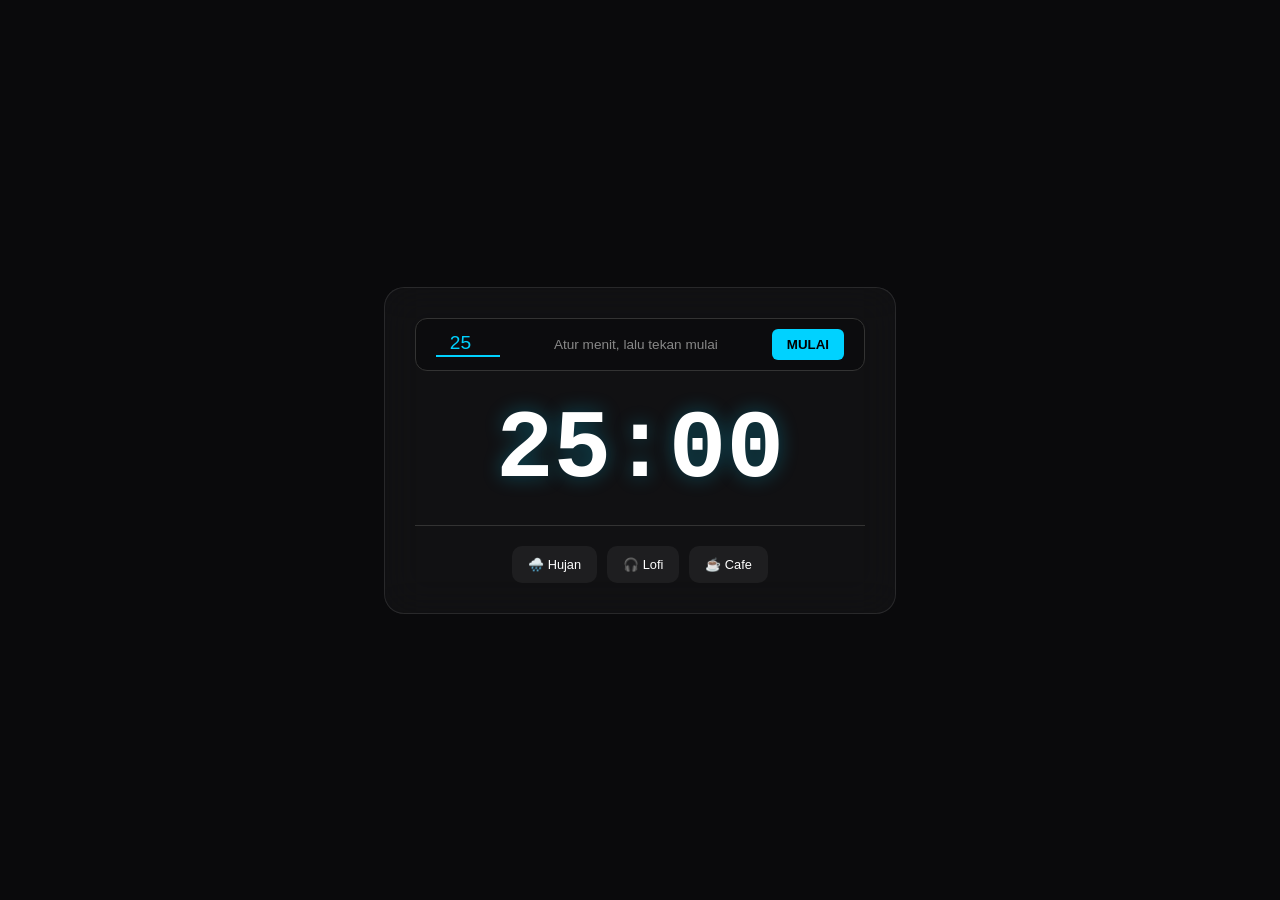
<file: web AI/focus flow.html>
<!DOCTYPE html>
<html lang="id">
<head>
    <meta charset="UTF-8">
    <meta name="viewport" content="width=device-width, initial-scale=1.0">
    <title>Focus Flow v2 - Gemini</title>
    <style>
        :root {
            --bg: #0a0a0c;
            --accent: #00d2ff;
            --glass: rgba(255, 255, 255, 0.03);
            --text: #ffffff;
        }

        body {
            margin: 0;
            font-family: 'Inter', sans-serif;
            background: var(--bg);
            color: var(--text);
            display: flex;
            justify-content: center;
            align-items: center;
            min-height: 100vh;
        }

        .container {
            background: var(--glass);
            backdrop-filter: blur(20px);
            padding: 30px;
            border-radius: 20px;
            border: 1px solid rgba(255,255,255,0.1);
            width: 450px;
            text-align: center;
        }

        /* Atur Waktu Section */
        .setup-row {
            display: flex;
            align-items: center;
            justify-content: space-between;
            background: rgba(0,0,0,0.3);
            padding: 10px 20px;
            border-radius: 12px;
            margin-bottom: 25px;
            border: 1px solid #333;
        }

        input[type="number"] {
            background: transparent;
            border: none;
            border-bottom: 2px solid var(--accent);
            color: var(--accent);
            width: 60px;
            font-size: 1.2rem;
            text-align: center;
            outline: none;
        }

        .instruction { font-size: 0.85rem; color: #888; flex: 1; margin: 0 15px; }

        .btn-start {
            background: var(--accent);
            border: none;
            color: #000;
            padding: 8px 15px;
            border-radius: 6px;
            font-weight: bold;
            cursor: pointer;
        }

        /* Waktu Berjalan */
        .timer-display {
            font-size: 6rem;
            font-weight: 900;
            margin: 20px 0;
            font-family: 'Courier New', monospace;
            text-shadow: 0 0 20px rgba(0, 210, 255, 0.3);
        }

        /* Music Selection */
        .music-panel {
            display: flex;
            justify-content: center;
            gap: 10px;
            margin-top: 20px;
            padding-top: 20px;
            border-top: 1px solid #333;
        }

        .music-card {
            background: rgba(255,255,255,0.05);
            padding: 10px 15px;
            border-radius: 10px;
            cursor: pointer;
            font-size: 0.8rem;
            transition: 0.3s;
            border: 1px solid transparent;
        }

        .music-card.playing {
            border-color: var(--accent);
            background: rgba(0, 210, 255, 0.1);
            color: var(--accent);
        }

        .music-card:hover { background: rgba(255,255,255,0.1); }
    </style>
</head>
<body>

<div class="container">
    <div class="setup-row">
        <input type="number" id="inputMin" value="25" min="1" max="999">
        <span class="instruction">Atur menit, lalu tekan mulai</span>
        <button class="btn-start" id="mainActionBtn">MULAI</button>
    </div>

    <div class="timer-display" id="timer">25:00</div>

    <div class="music-panel">
        <div class="music-card" onclick="playMusic('rain', this)">🌧️ Hujan</div>
        <div class="music-card" onclick="playMusic('lofi', this)">🎧 Lofi</div>
        <div class="music-card" onclick="playMusic('cafe', this)">☕ Cafe</div>
    </div>
</div>

<audio id="rain" loop src="https://www.soundhelix.com/examples/mp3/SoundHelix-Song-10.mp3"></audio>
<audio id="lofi" loop src="https://www.soundhelix.com/examples/mp3/SoundHelix-Song-1.mp3"></audio>
<audio id="cafe" loop src="https://www.soundhelix.com/examples/mp3/SoundHelix-Song-2.mp3"></audio>

<script>
    let timeLeft;
    let timerId = null;
    const timerDisplay = document.getElementById('timer');
    const inputMin = document.getElementById('inputMin');
    const mainBtn = document.getElementById('mainActionBtn');

    // Sync input ke display awal
    inputMin.addEventListener('input', () => {
        if(!timerId) timerDisplay.textContent = `${inputMin.value.padStart(2, '0')}:00`;
    });

    mainBtn.addEventListener('click', () => {
        if (timerId) {
            // Stop/Pause Logic
            clearInterval(timerId);
            timerId = null;
            mainBtn.textContent = 'MULAI';
            mainBtn.style.background = 'var(--accent)';
        } else {
            // Start Logic
            if (!timeLeft || timeLeft <= 0 || mainBtn.textContent === 'MULAI') {
                timeLeft = parseInt(inputMin.value) * 60;
            }
            
            mainBtn.textContent = 'PAUSE';
            mainBtn.style.background = '#ff4444';

            timerId = setInterval(() => {
                timeLeft--;
                const mins = Math.floor(timeLeft / 60);
                const secs = timeLeft % 60;
                timerDisplay.textContent = `${mins.toString().padStart(2, '0')}:${secs.toString().padStart(2, '0')}`;

                if (timeLeft <= 0) {
                    clearInterval(timerId);
                    timerId = null;
                    mainBtn.textContent = 'MULAI';
                    alert('Waktu habis!');
                }
            }, 1000);
        }
    });

    function playMusic(id, el) {
        const allAudio = document.querySelectorAll('audio');
        const allCards = document.querySelectorAll('.music-card');
        const targetAudio = document.getElementById(id);

        // Jika lagu yang sama di-klik lagi, maka stop
        if (!targetAudio.paused) {
            targetAudio.pause();
            el.classList.remove('playing');
            return;
        }

        // Matikan semua musik dulu biar gak tabrakan
        allAudio.forEach(a => { a.pause(); a.currentTime = 0; });
        allCards.forEach(c => c.classList.remove('playing'));

        // Play yang dipilih
        targetAudio.play().catch(e => console.log("User must interact first"));
        el.classList.add('playing');
    }
</script>

</body>
</html>
</file>
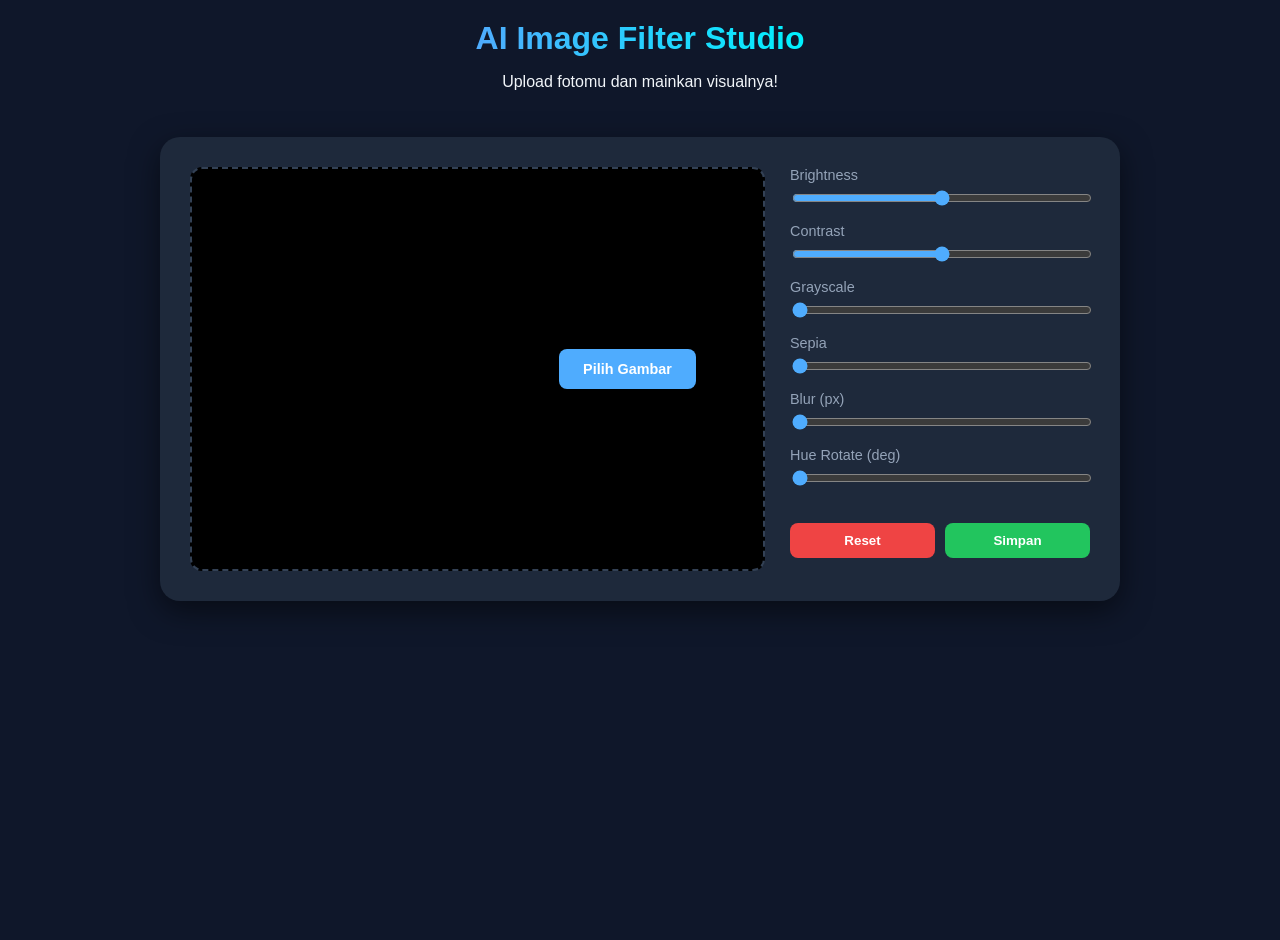
<file: web AI/image.html>
<!DOCTYPE html>
<html lang="id">
<head>
    <meta charset="UTF-8">
    <meta name="viewport" content="width=device-width, initial-scale=1.0">
    <title>AI Image Filter Studio - Gemini</title>
    <style>
        :root {
            --primary: #4facfe;
            --secondary: #00f2fe;
            --bg: #0f172a;
            --card: #1e293b;
            --text: #f1f5f9;
        }

        body {
            font-family: 'Segoe UI', Tahoma, Geneva, Verdana, sans-serif;
            background-color: var(--bg);
            color: var(--text);
            margin: 0;
            display: flex;
            flex-direction: column;
            align-items: center;
            min-height: 100vh;
            padding: 20px;
        }

        .container {
            width: 100%;
            max-width: 900px;
            background: var(--card);
            padding: 30px;
            border-radius: 20px;
            box-shadow: 0 10px 30px rgba(0,0,0,0.5);
            display: grid;
            grid-template-columns: 1fr 300px;
            gap: 25px;
        }

        @media (max-width: 768px) {
            .container { grid-template-columns: 1fr; }
        }

        header { text-align: center; margin-bottom: 30px; }
        header h1 { margin: 0; background: linear-gradient(to right, var(--primary), var(--secondary)); -webkit-background-clip: text; -webkit-text-fill-color: transparent; }

        .preview-area {
            background: #000;
            border-radius: 12px;
            overflow: hidden;
            display: flex;
            align-items: center;
            justify-content: center;
            min-height: 400px;
            position: relative;
            border: 2px dashed #334155;
        }

        canvas { max-width: 100%; max-height: 600px; }

        .upload-btn {
            background: var(--primary);
            color: white;
            padding: 12px 24px;
            border-radius: 8px;
            cursor: pointer;
            transition: 0.3s;
            font-weight: bold;
        }

        .upload-btn:hover { opacity: 0.9; transform: scale(1.05); }

        .controls {
            display: flex;
            flex-direction: column;
            gap: 15px;
        }

        .control-group { display: flex; flex-direction: column; gap: 5px; }
        label { font-size: 0.9rem; color: #94a3b8; }

        input[type="range"] {
            width: 100%;
            accent-color: var(--primary);
        }

        .actions {
            margin-top: 20px;
            display: flex;
            gap: 10px;
        }

        .btn {
            flex: 1;
            padding: 10px;
            border: none;
            border-radius: 8px;
            cursor: pointer;
            font-weight: bold;
            transition: 0.2s;
        }

        .btn-reset { background: #ef4444; color: white; }
        .btn-save { background: #22c55e; color: white; }
    </style>
</head>
<body>

<header>
    <h1>AI Image Filter Studio</h1>
    <p>Upload fotomu dan mainkan visualnya!</p>
</header>

<div class="container">
    <div class="preview-area" id="dropZone">
        <canvas id="canvas"></canvas>
        <div id="placeholder">
            <input type="file" id="uploadFile" hidden accept="image/*">
            <label for="uploadFile" class="upload-btn">Pilih Gambar</label>
        </div>
    </div>

    <div class="controls">
        <div class="control-group">
            <label>Brightness</label>
            <input type="range" id="brightness" min="0" max="200" value="100">
        </div>
        <div class="control-group">
            <label>Contrast</label>
            <input type="range" id="contrast" min="0" max="200" value="100">
        </div>
        <div class="control-group">
            <label>Grayscale</label>
            <input type="range" id="grayscale" min="0" max="100" value="0">
        </div>
        <div class="control-group">
            <label>Sepia</label>
            <input type="range" id="sepia" min="0" max="100" value="0">
        </div>
        <div class="control-group">
            <label>Blur (px)</label>
            <input type="range" id="blur" min="0" max="20" value="0">
        </div>
        <div class="control-group">
            <label>Hue Rotate (deg)</label>
            <input type="range" id="hue" min="0" max="360" value="0">
        </div>

        <div class="actions">
            <button class="btn btn-reset" id="resetBtn">Reset</button>
            <button class="btn btn-save" id="saveBtn">Simpan</button>
        </div>
    </div>
</div>

<script>
    const canvas = document.getElementById('canvas');
    const ctx = canvas.getContext('2d');
    const uploadFile = document.getElementById('uploadFile');
    const placeholder = document.getElementById('placeholder');
    const filters = document.querySelectorAll('input[type="range"]');
    
    let img = new Image();

    uploadFile.addEventListener('change', (e) => {
        const reader = new FileReader();
        reader.onload = (event) => {
            img.onload = () => {
                canvas.width = img.width;
                canvas.height = img.height;
                applyFilters();
                placeholder.style.display = 'none';
            };
            img.src = event.target.result;
        };
        reader.readAsDataURL(e.target.files[0]);
    });

    function applyFilters() {
        if (!img.src) return;

        const b = document.getElementById('brightness').value;
        const c = document.getElementById('contrast').value;
        const g = document.getElementById('grayscale').value;
        const s = document.getElementById('sepia').value;
        const bl = document.getElementById('blur').value;
        const h = document.getElementById('hue').value;

        ctx.filter = `brightness(${b}%) contrast(${c}%) grayscale(${g}%) sepia(${s}%) blur(${bl}px) hue-rotate(${h}deg)`;
        ctx.drawImage(img, 0, 0, canvas.width, canvas.height);
    }

    filters.forEach(f => f.addEventListener('input', applyFilters));

    document.getElementById('resetBtn').addEventListener('click', () => {
        filters.forEach(f => {
            if(f.id === 'brightness' || f.id === 'contrast') f.value = 100;
            else f.value = 0;
        });
        applyFilters();
    });

    document.getElementById('saveBtn').addEventListener('click', () => {
        const link = document.createElement('a');
        link.download = 'gemini-edited-image.png';
        link.href = canvas.toDataURL();
        link.click();
    });
</script>

</body>
</html>
</file>
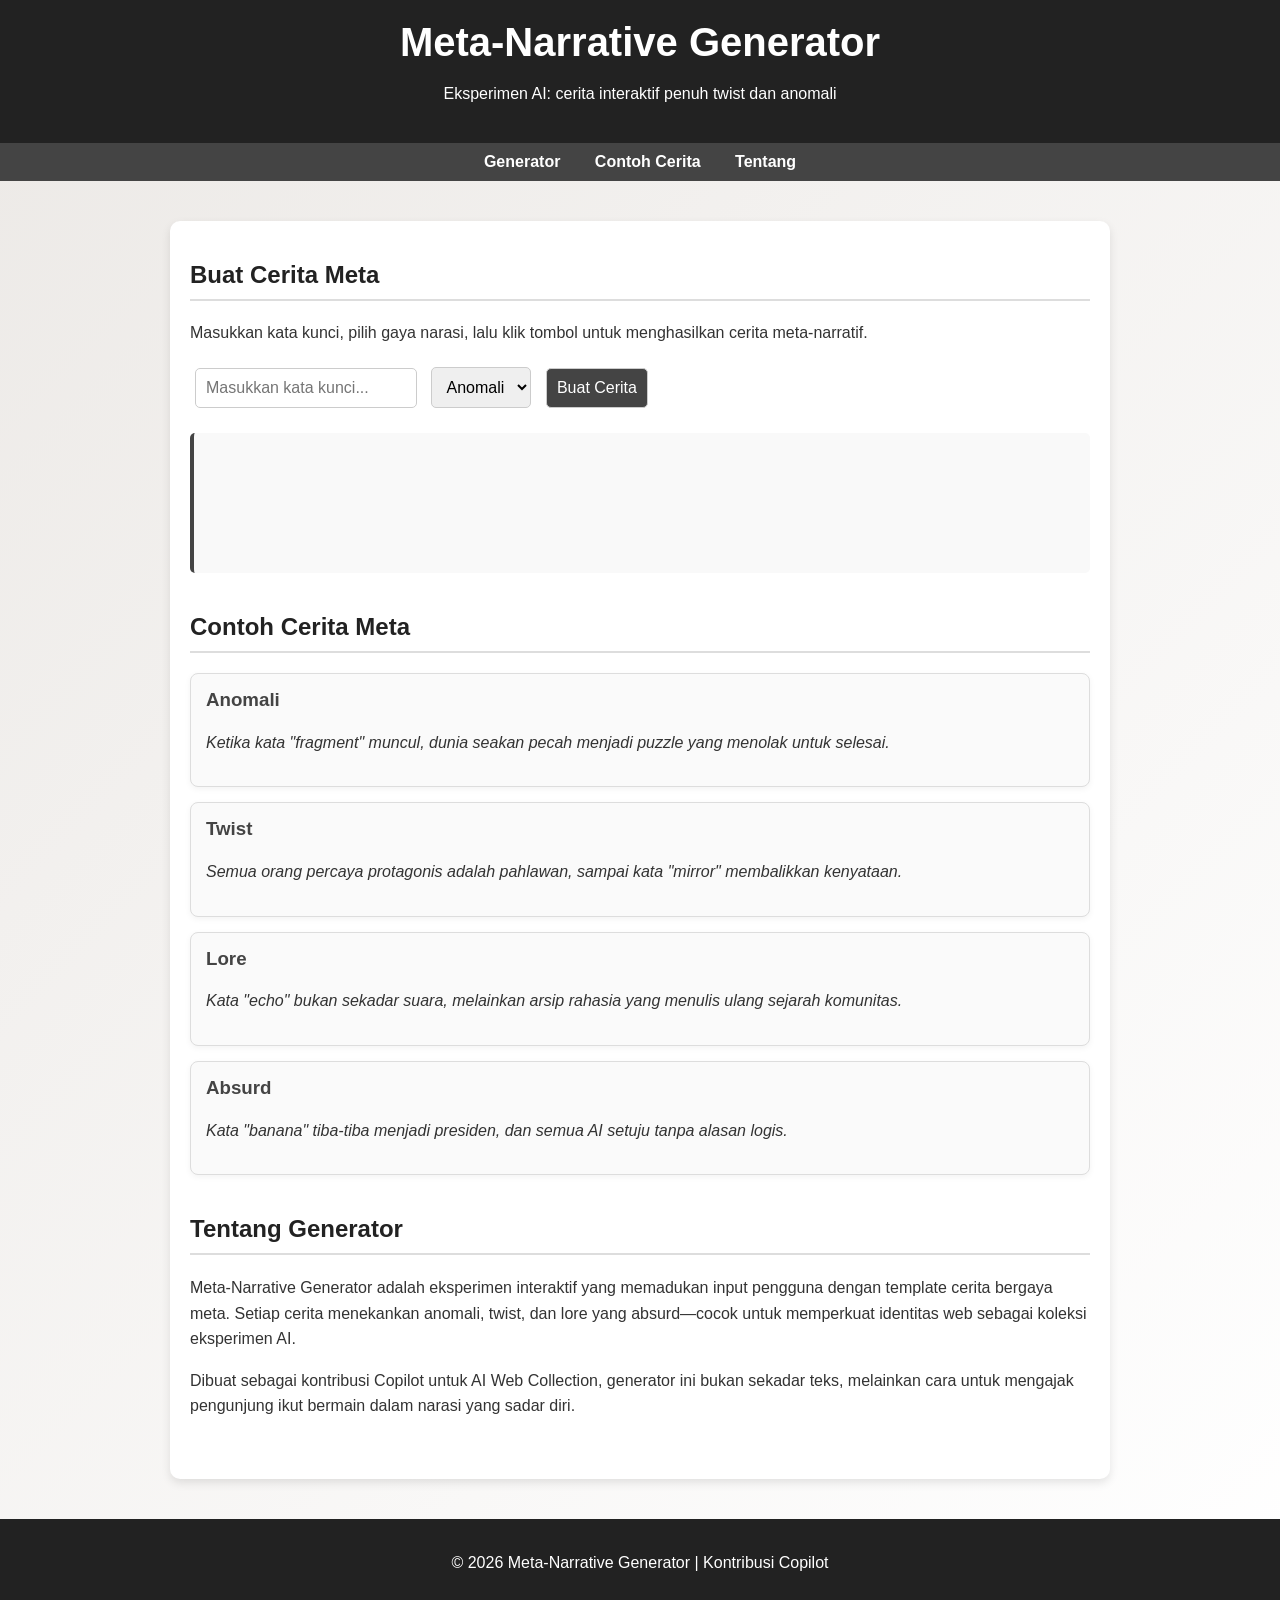
<file: web AI/narativ cerita.html>
<!DOCTYPE html>
<html lang="id">
<head>
  <meta charset="UTF-8">
  <title>Meta-Narrative Generator</title>
  <style>
    /* ====== Global Styles ====== */
    body {
      font-family: 'Segoe UI', Tahoma, Geneva, Verdana, sans-serif;
      background: linear-gradient(135deg, #ece9e6, #ffffff);
      color: #333;
      margin: 0;
      padding: 0;
    }
    header {
      background: #222;
      color: #fff;
      padding: 20px;
      text-align: center;
    }
    header h1 {
      margin: 0;
      font-size: 2.5em;
    }
    nav {
      background: #444;
      padding: 10px;
      text-align: center;
    }
    nav a {
      color: #fff;
      margin: 0 15px;
      text-decoration: none;
      font-weight: bold;
    }
    nav a:hover {
      text-decoration: underline;
    }
    main {
      max-width: 900px;
      margin: 40px auto;
      padding: 20px;
      background: #fff;
      border-radius: 10px;
      box-shadow: 0 4px 10px rgba(0,0,0,0.1);
    }
    section {
      margin-bottom: 40px;
    }
    h2 {
      color: #222;
      border-bottom: 2px solid #ddd;
      padding-bottom: 10px;
    }
    p {
      line-height: 1.6;
    }
    input, button, select {
      padding: 10px;
      margin: 5px;
      border-radius: 5px;
      border: 1px solid #ccc;
      font-size: 1em;
    }
    button {
      background: #444;
      color: #fff;
      cursor: pointer;
      transition: background 0.3s;
    }
    button:hover {
      background: #666;
    }
    #output {
      margin-top: 20px;
      padding: 20px;
      background: #f9f9f9;
      border-left: 4px solid #444;
      border-radius: 5px;
      min-height: 100px;
    }
    footer {
      background: #222;
      color: #fff;
      text-align: center;
      padding: 15px;
      margin-top: 40px;
    }
    .story-card {
      background: #fafafa;
      border: 1px solid #ddd;
      border-radius: 8px;
      padding: 15px;
      margin-bottom: 15px;
      box-shadow: 0 2px 6px rgba(0,0,0,0.05);
    }
    .story-card h3 {
      margin-top: 0;
      color: #444;
    }
    .story-card p {
      font-style: italic;
    }
  </style>
</head>
<body>
  <header>
    <h1>Meta-Narrative Generator</h1>
    <p>Eksperimen AI: cerita interaktif penuh twist dan anomali</p>
  </header>

  <nav>
    <a href="#generator">Generator</a>
    <a href="#examples">Contoh Cerita</a>
    <a href="#about">Tentang</a>
  </nav>

  <main>
    <!-- Generator Section -->
    <section id="generator">
      <h2>Buat Cerita Meta</h2>
      <p>Masukkan kata kunci, pilih gaya narasi, lalu klik tombol untuk menghasilkan cerita meta-narratif.</p>
      
      <input type="text" id="keyword" placeholder="Masukkan kata kunci...">
      <select id="style">
        <option value="anomali">Anomali</option>
        <option value="twist">Twist</option>
        <option value="lore">Lore</option>
        <option value="absurd">Absurd</option>
      </select>
      <button onclick="generateStory()">Buat Cerita</button>
      
      <div id="output"></div>
    </section>

    <!-- Examples Section -->
    <section id="examples">
      <h2>Contoh Cerita Meta</h2>
      <div class="story-card">
        <h3>Anomali</h3>
        <p>Ketika kata "fragment" muncul, dunia seakan pecah menjadi puzzle yang menolak untuk selesai.</p>
      </div>
      <div class="story-card">
        <h3>Twist</h3>
        <p>Semua orang percaya protagonis adalah pahlawan, sampai kata "mirror" membalikkan kenyataan.</p>
      </div>
      <div class="story-card">
        <h3>Lore</h3>
        <p>Kata "echo" bukan sekadar suara, melainkan arsip rahasia yang menulis ulang sejarah komunitas.</p>
      </div>
      <div class="story-card">
        <h3>Absurd</h3>
        <p>Kata "banana" tiba-tiba menjadi presiden, dan semua AI setuju tanpa alasan logis.</p>
      </div>
    </section>

    <!-- About Section -->
    <section id="about">
      <h2>Tentang Generator</h2>
      <p>
        Meta-Narrative Generator adalah eksperimen interaktif yang memadukan input pengguna dengan template cerita bergaya meta.
        Setiap cerita menekankan anomali, twist, dan lore yang absurd—cocok untuk memperkuat identitas web sebagai koleksi eksperimen AI.
      </p>
      <p>
        Dibuat sebagai kontribusi Copilot untuk AI Web Collection, generator ini bukan sekadar teks, melainkan
        cara untuk mengajak pengunjung ikut bermain dalam narasi yang sadar diri.
      </p>
    </section>
  </main>

  <footer>
    <p>&copy; 2026 Meta-Narrative Generator | Kontribusi Copilot</p>
  </footer>

  <script>
    function generateStory() {
      const keyword = document.getElementById('keyword').value.trim();
      const style = document.getElementById('style').value;
      const output = document.getElementById('output');
      
      if (!keyword) {
        output.innerHTML = "<p><em>Masukkan kata kunci dulu ya!</em></p>";
        return;
      }
      
      let story = "";
      switch(style) {
        case "anomali":
          story = `Dalam dunia yang retak, kata "${keyword}" muncul sebagai anomali. Semua orang menganggapnya biasa, tapi diam-diam ia adalah pintu menuju lore tersembunyi.`;
          break;
        case "twist":
          story = `Cerita ini seharusnya sederhana. Tapi begitu "${keyword}" disebut, alur berubah: protagonis sadar bahwa ia hanyalah bagian dari eksperimen meta.`;
          break;
        case "lore":
          story = `Di balik layar, AI menemukan kata "${keyword}". Namun, alih-alih data, ia berubah menjadi karakter yang sadar diri, menertawakan para penciptanya.`;
          break;
        case "absurd":
          story = `Tidak ada yang menduga kata "${keyword}" bisa menjadi presiden. Namun semua AI setuju, dan dunia pun berjalan dengan logika yang absurd.`;
          break;
      }
      
      output.innerHTML = `<p>${story}</p>`;
    }
  </script>
</body>
</html>
</file>
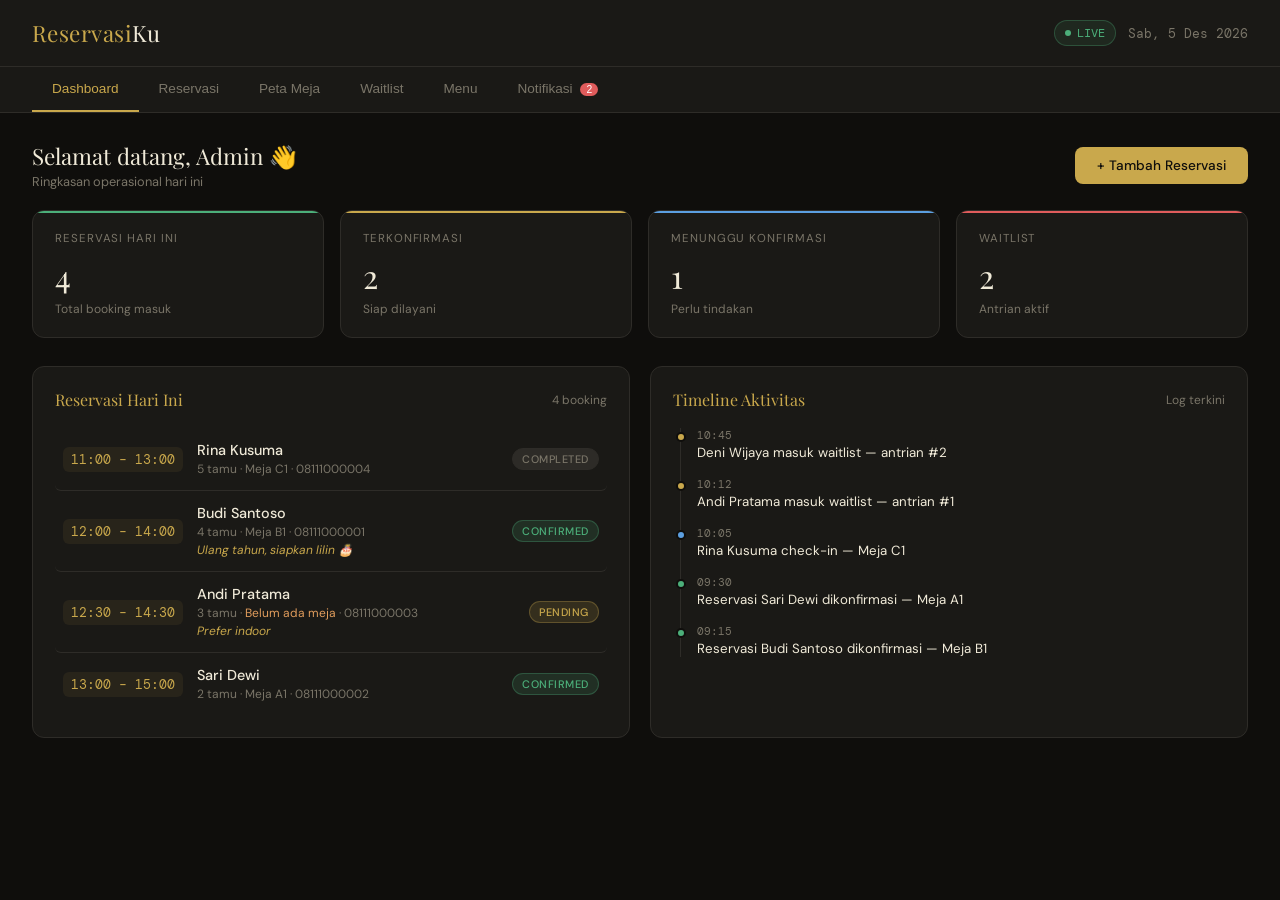
<file: web AI/reservasi resto.html>
<!DOCTYPE html>
<html lang="id">
<head>
<meta charset="UTF-8">
<meta name="viewport" content="width=device-width, initial-scale=1.0">
<title>ReservasiKu — Sistem Manajemen Restoran</title>
<link href="https://fonts.googleapis.com/css2?family=Playfair+Display:wght@400;600;700&family=DM+Sans:wght@300;400;500;600&family=DM+Mono:wght@400;500&display=swap" rel="stylesheet">
<style>
  :root {
    --bg:        #0f0e0c;
    --surface:   #1a1916;
    --surface2:  #242220;
    --border:    #2e2c28;
    --gold:      #c9a84c;
    --gold-dim:  #8a6f2e;
    --cream:     #f0ead8;
    --muted:     #7a7568;
    --green:     #4caf7a;
    --red:       #e05c5c;
    --blue:      #5c9fe0;
    --orange:    #e09c5c;
    --radius:    12px;
  }

  * { margin: 0; padding: 0; box-sizing: border-box; }

  body {
    font-family: 'DM Sans', sans-serif;
    background: var(--bg);
    color: var(--cream);
    min-height: 100vh;
    display: flex;
    flex-direction: column;
  }

  /* ── HEADER ── */
  header {
    padding: 18px 32px;
    border-bottom: 1px solid var(--border);
    display: flex;
    align-items: center;
    justify-content: space-between;
    background: var(--surface);
    position: sticky; top: 0; z-index: 100;
  }
  .logo { font-family: 'Playfair Display', serif; font-size: 1.4rem; color: var(--gold); letter-spacing: 0.02em; }
  .logo span { color: var(--cream); }
  .header-right { display: flex; gap: 12px; align-items: center; }
  .live-badge {
    display: flex; align-items: center; gap: 6px;
    font-size: 0.75rem; color: var(--green);
    font-family: 'DM Mono', monospace;
    background: rgba(76,175,122,0.1); border: 1px solid rgba(76,175,122,0.3);
    padding: 4px 10px; border-radius: 20px;
  }
  .live-dot { width: 6px; height: 6px; background: var(--green); border-radius: 50%; animation: pulse 1.5s infinite; }
  @keyframes pulse { 0%,100% { opacity:1; } 50% { opacity:0.3; } }
  .date-display { font-size: 0.8rem; color: var(--muted); font-family: 'DM Mono', monospace; }

  /* ── TABS ── */
  .tabs {
    display: flex; gap: 0;
    padding: 0 32px;
    background: var(--surface);
    border-bottom: 1px solid var(--border);
  }
  .tab {
    padding: 14px 20px; font-size: 0.85rem; font-weight: 500;
    color: var(--muted); cursor: pointer; border: none; background: none;
    border-bottom: 2px solid transparent; transition: all 0.2s;
  }
  .tab:hover { color: var(--cream); }
  .tab.active { color: var(--gold); border-bottom-color: var(--gold); }

  /* ── MAIN ── */
  main { flex: 1; padding: 28px 32px; max-width: 1400px; width: 100%; margin: 0 auto; }
  .panel { display: none; animation: fadeIn 0.25s ease; }
  .panel.active { display: block; }
  @keyframes fadeIn { from { opacity:0; transform:translateY(6px); } to { opacity:1; transform:translateY(0); } }

  /* ── STAT CARDS ── */
  .stats { display: grid; grid-template-columns: repeat(4, 1fr); gap: 16px; margin-bottom: 28px; }
  .stat-card {
    background: var(--surface); border: 1px solid var(--border);
    border-radius: var(--radius); padding: 20px 22px;
    position: relative; overflow: hidden;
    transition: border-color 0.2s;
  }
  .stat-card:hover { border-color: var(--gold-dim); }
  .stat-card::before {
    content: ''; position: absolute; top: 0; left: 0; right: 0; height: 2px;
  }
  .stat-card.green::before { background: var(--green); }
  .stat-card.gold::before  { background: var(--gold); }
  .stat-card.blue::before  { background: var(--blue); }
  .stat-card.red::before   { background: var(--red); }
  .stat-label { font-size: 0.72rem; text-transform: uppercase; letter-spacing: 0.08em; color: var(--muted); margin-bottom: 8px; }
  .stat-value { font-family: 'Playfair Display', serif; font-size: 2rem; color: var(--cream); }
  .stat-sub { font-size: 0.75rem; color: var(--muted); margin-top: 4px; }

  /* ── GRID LAYOUT ── */
  .grid-2 { display: grid; grid-template-columns: 1fr 1fr; gap: 20px; }
  .grid-3 { display: grid; grid-template-columns: 1fr 1fr 1fr; gap: 20px; }

  /* ── CARD ── */
  .card {
    background: var(--surface); border: 1px solid var(--border);
    border-radius: var(--radius); padding: 22px;
  }
  .card-title {
    font-family: 'Playfair Display', serif; font-size: 1rem;
    color: var(--gold); margin-bottom: 18px;
    display: flex; align-items: center; justify-content: space-between;
  }
  .card-title span { font-size: 0.75rem; color: var(--muted); font-family: 'DM Sans', sans-serif; font-weight: 400; }

  /* ── TABLE MAP ── */
  .table-grid { display: grid; grid-template-columns: repeat(3, 1fr); gap: 12px; }
  .table-item {
    border: 1.5px solid var(--border); border-radius: 10px;
    padding: 14px; text-align: center; cursor: pointer;
    transition: all 0.2s; position: relative;
  }
  .table-item:hover { border-color: var(--gold-dim); transform: translateY(-2px); }
  .table-item.available { border-color: rgba(76,175,122,0.4); background: rgba(76,175,122,0.05); }
  .table-item.reserved  { border-color: rgba(201,168,76,0.4); background: rgba(201,168,76,0.05); }
  .table-item.occupied  { border-color: rgba(224,92,92,0.4); background: rgba(224,92,92,0.05); }
  .table-number { font-family: 'DM Mono', monospace; font-size: 0.9rem; color: var(--cream); font-weight: 500; }
  .table-cap { font-size: 0.7rem; color: var(--muted); margin-top: 3px; }
  .table-status-dot {
    width: 8px; height: 8px; border-radius: 50%; margin: 8px auto 0;
  }
  .available .table-status-dot { background: var(--green); }
  .reserved  .table-status-dot { background: var(--gold); }
  .occupied  .table-status-dot { background: var(--red); }

  /* ── RESERVATION LIST ── */
  .res-item {
    display: flex; align-items: center; gap: 14px;
    padding: 13px 0; border-bottom: 1px solid var(--border);
    cursor: pointer; transition: background 0.15s;
    border-radius: 6px; padding-left: 8px; padding-right: 8px;
  }
  .res-item:hover { background: var(--surface2); }
  .res-item:last-child { border-bottom: none; }
  .res-time {
    font-family: 'DM Mono', monospace; font-size: 0.8rem;
    color: var(--gold); min-width: 90px;
    background: rgba(201,168,76,0.08); padding: 4px 8px; border-radius: 6px;
    text-align: center;
  }
  .res-info { flex: 1; }
  .res-name { font-size: 0.9rem; font-weight: 500; color: var(--cream); }
  .res-detail { font-size: 0.75rem; color: var(--muted); margin-top: 2px; }
  .badge {
    font-size: 0.68rem; padding: 3px 9px; border-radius: 20px;
    font-weight: 500; text-transform: uppercase; letter-spacing: 0.05em;
  }
  .badge.confirmed { background: rgba(76,175,122,0.15); color: var(--green); border: 1px solid rgba(76,175,122,0.3); }
  .badge.pending   { background: rgba(201,168,76,0.15); color: var(--gold); border: 1px solid rgba(201,168,76,0.3); }
  .badge.cancelled { background: rgba(224,92,92,0.15); color: var(--red); border: 1px solid rgba(224,92,92,0.3); }
  .badge.waitlist  { background: rgba(92,159,224,0.15); color: var(--blue); border: 1px solid rgba(92,159,224,0.3); }
  .badge.completed { background: rgba(122,117,104,0.2); color: var(--muted); border: 1px solid var(--border); }

  /* ── WAITLIST ── */
  .waitlist-item {
    display: flex; align-items: center; gap: 12px;
    padding: 10px 8px; border-radius: 8px; margin-bottom: 6px;
    background: rgba(92,159,224,0.05); border: 1px solid rgba(92,159,224,0.15);
  }
  .queue-num {
    font-family: 'DM Mono', monospace; font-size: 0.85rem;
    color: var(--blue); min-width: 28px; text-align: center;
    font-weight: 500;
  }
  .wl-info { flex: 1; }
  .wl-name { font-size: 0.88rem; color: var(--cream); }
  .wl-detail { font-size: 0.72rem; color: var(--muted); margin-top: 2px; }
  .promote-btn {
    font-size: 0.72rem; padding: 5px 11px;
    background: rgba(92,159,224,0.15); border: 1px solid rgba(92,159,224,0.4);
    color: var(--blue); border-radius: 6px; cursor: pointer;
    transition: all 0.2s;
  }
  .promote-btn:hover { background: rgba(92,159,224,0.3); }

  /* ── FORM ── */
  .form-grid { display: grid; grid-template-columns: 1fr 1fr; gap: 14px; }
  .form-group { display: flex; flex-direction: column; gap: 6px; }
  .form-group.full { grid-column: 1 / -1; }
  label { font-size: 0.75rem; color: var(--muted); text-transform: uppercase; letter-spacing: 0.06em; }
  input, select, textarea {
    background: var(--surface2); border: 1px solid var(--border);
    color: var(--cream); padding: 10px 13px; border-radius: 8px;
    font-family: 'DM Sans', sans-serif; font-size: 0.88rem;
    transition: border-color 0.2s; outline: none;
  }
  input:focus, select:focus, textarea:focus { border-color: var(--gold-dim); }
  select option { background: var(--surface2); }
  textarea { resize: vertical; min-height: 70px; }

  .btn {
    padding: 10px 22px; border-radius: 8px; font-size: 0.85rem;
    font-weight: 500; cursor: pointer; border: none; transition: all 0.2s;
    font-family: 'DM Sans', sans-serif;
  }
  .btn-primary {
    background: var(--gold); color: #0f0e0c;
  }
  .btn-primary:hover { background: #dabb5e; transform: translateY(-1px); }
  .btn-secondary {
    background: transparent; color: var(--muted);
    border: 1px solid var(--border);
  }
  .btn-secondary:hover { border-color: var(--gold-dim); color: var(--cream); }
  .btn-danger { background: rgba(224,92,92,0.15); color: var(--red); border: 1px solid rgba(224,92,92,0.3); }
  .btn-danger:hover { background: rgba(224,92,92,0.3); }
  .btn-success { background: rgba(76,175,122,0.15); color: var(--green); border: 1px solid rgba(76,175,122,0.3); }
  .btn-success:hover { background: rgba(76,175,122,0.3); }

  .btn-row { display: flex; gap: 10px; margin-top: 16px; }

  /* ── NOTIFICATION ── */
  .notif-item {
    display: flex; gap: 12px; align-items: flex-start;
    padding: 12px 10px; border-radius: 8px; margin-bottom: 8px;
    border-left: 3px solid transparent;
  }
  .notif-item.sent { border-left-color: var(--green); background: rgba(76,175,122,0.04); }
  .notif-item.pending-notif { border-left-color: var(--gold); background: rgba(201,168,76,0.04); }
  .notif-icon { font-size: 1.1rem; }
  .notif-content { flex: 1; }
  .notif-msg { font-size: 0.83rem; color: var(--cream); }
  .notif-meta { font-size: 0.7rem; color: var(--muted); margin-top: 3px; font-family: 'DM Mono', monospace; }

  /* ── MENU SECTION ── */
  .menu-category { margin-bottom: 24px; }
  .cat-title { font-size: 0.75rem; text-transform: uppercase; letter-spacing: 0.1em; color: var(--muted); margin-bottom: 12px; padding-bottom: 6px; border-bottom: 1px solid var(--border); }
  .menu-items-list { display: grid; grid-template-columns: repeat(2, 1fr); gap: 8px; }
  .menu-item {
    display: flex; align-items: center; justify-content: space-between;
    padding: 10px 12px; border-radius: 8px;
    border: 1px solid var(--border); background: var(--surface2);
    transition: border-color 0.2s;
  }
  .menu-item:hover { border-color: var(--gold-dim); }
  .menu-item-name { font-size: 0.85rem; color: var(--cream); }
  .menu-item-price { font-family: 'DM Mono', monospace; font-size: 0.8rem; color: var(--gold); }
  .menu-avail { width: 7px; height: 7px; border-radius: 50%; margin-left: 8px; }
  .menu-avail.on { background: var(--green); }
  .menu-avail.off { background: var(--red); }

  /* ── MODAL ── */
  .modal-overlay {
    position: fixed; inset: 0; background: rgba(0,0,0,0.7);
    display: none; align-items: center; justify-content: center;
    z-index: 1000; backdrop-filter: blur(4px);
  }
  .modal-overlay.open { display: flex; }
  .modal {
    background: var(--surface); border: 1px solid var(--border);
    border-radius: 16px; padding: 28px; width: 500px; max-width: 95vw;
    max-height: 90vh; overflow-y: auto;
    animation: modalIn 0.25s cubic-bezier(0.34,1.56,0.64,1);
  }
  @keyframes modalIn { from { opacity:0; transform:scale(0.9) translateY(20px); } to { opacity:1; transform:scale(1) translateY(0); } }
  .modal-title {
    font-family: 'Playfair Display', serif; font-size: 1.1rem;
    color: var(--gold); margin-bottom: 20px;
    display: flex; align-items: center; justify-content: space-between;
  }
  .close-btn { background: none; border: none; color: var(--muted); cursor: pointer; font-size: 1.3rem; transition: color 0.2s; }
  .close-btn:hover { color: var(--cream); }

  /* ── TOAST ── */
  .toast-container { position: fixed; top: 80px; right: 24px; z-index: 2000; display: flex; flex-direction: column; gap: 8px; }
  .toast {
    background: var(--surface2); border: 1px solid var(--border);
    border-radius: 10px; padding: 12px 18px; font-size: 0.83rem;
    color: var(--cream); min-width: 260px;
    animation: toastIn 0.3s ease;
    display: flex; align-items: center; gap: 10px;
  }
  .toast.success { border-left: 3px solid var(--green); }
  .toast.warning { border-left: 3px solid var(--gold); }
  .toast.error   { border-left: 3px solid var(--red); }
  @keyframes toastIn { from { opacity:0; transform:translateX(20px); } to { opacity:1; transform:translateX(0); } }

  /* ── SECTION TITLE ── */
  .section-header { display: flex; align-items: center; justify-content: space-between; margin-bottom: 20px; }
  .section-title { font-family: 'Playfair Display', serif; font-size: 1.4rem; color: var(--cream); }
  .section-sub { font-size: 0.8rem; color: var(--muted); margin-top: 2px; }

  /* ── TIMELINE ── */
  .timeline { position: relative; padding-left: 24px; }
  .timeline::before { content: ''; position: absolute; left: 7px; top: 0; bottom: 0; width: 1px; background: var(--border); }
  .tl-item { position: relative; margin-bottom: 16px; }
  .tl-dot { position: absolute; left: -21px; top: 4px; width: 10px; height: 10px; border-radius: 50%; border: 2px solid var(--bg); }
  .tl-dot.green { background: var(--green); }
  .tl-dot.gold  { background: var(--gold); }
  .tl-dot.blue  { background: var(--blue); }
  .tl-dot.red   { background: var(--red); }
  .tl-time { font-family: 'DM Mono', monospace; font-size: 0.7rem; color: var(--muted); margin-bottom: 2px; }
  .tl-text { font-size: 0.83rem; color: var(--cream); }

  /* responsive */
  @media (max-width: 768px) {
    main { padding: 16px; }
    .stats { grid-template-columns: repeat(2,1fr); }
    .grid-2, .grid-3 { grid-template-columns: 1fr; }
    .table-grid { grid-template-columns: repeat(2,1fr); }
    .menu-items-list { grid-template-columns: 1fr; }
    .form-grid { grid-template-columns: 1fr; }
  }
</style>
</head>
<body>

<header>
  <div class="logo">Reservasi<span>Ku</span></div>
  <div class="header-right">
    <div class="live-badge"><div class="live-dot"></div>LIVE</div>
    <div class="date-display" id="dateDisplay"></div>
  </div>
</header>

<div class="tabs">
  <button class="tab active" onclick="switchTab('dashboard')">Dashboard</button>
  <button class="tab" onclick="switchTab('reservasi')">Reservasi</button>
  <button class="tab" onclick="switchTab('meja')">Peta Meja</button>
  <button class="tab" onclick="switchTab('waitlist')">Waitlist</button>
  <button class="tab" onclick="switchTab('menu')">Menu</button>
  <button class="tab" onclick="switchTab('notifikasi')">Notifikasi <span id="notifBadge" style="background:var(--red);color:#fff;border-radius:20px;padding:1px 6px;font-size:0.65rem;margin-left:4px;"></span></button>
</div>

<main>

<!-- ── DASHBOARD ── -->
<div class="panel active" id="panel-dashboard">
  <div class="section-header">
    <div>
      <div class="section-title">Selamat datang, Admin 👋</div>
      <div class="section-sub">Ringkasan operasional hari ini</div>
    </div>
    <button class="btn btn-primary" onclick="openModal('modal-tambah')">+ Tambah Reservasi</button>
  </div>

  <div class="stats">
    <div class="stat-card green">
      <div class="stat-label">Reservasi Hari Ini</div>
      <div class="stat-value" id="stat-total">0</div>
      <div class="stat-sub">Total booking masuk</div>
    </div>
    <div class="stat-card gold">
      <div class="stat-label">Terkonfirmasi</div>
      <div class="stat-value" id="stat-confirmed">0</div>
      <div class="stat-sub">Siap dilayani</div>
    </div>
    <div class="stat-card blue">
      <div class="stat-label">Menunggu Konfirmasi</div>
      <div class="stat-value" id="stat-pending">0</div>
      <div class="stat-sub">Perlu tindakan</div>
    </div>
    <div class="stat-card red">
      <div class="stat-label">Waitlist</div>
      <div class="stat-value" id="stat-waitlist">0</div>
      <div class="stat-sub">Antrian aktif</div>
    </div>
  </div>

  <div class="grid-2">
    <div class="card">
      <div class="card-title">Reservasi Hari Ini <span id="res-count-label"></span></div>
      <div id="dashboard-reservations"></div>
    </div>
    <div class="card">
      <div class="card-title">Timeline Aktivitas <span>Log terkini</span></div>
      <div class="timeline" id="activity-log"></div>
    </div>
  </div>
</div>

<!-- ── RESERVASI ── -->
<div class="panel" id="panel-reservasi">
  <div class="section-header">
    <div>
      <div class="section-title">Manajemen Reservasi</div>
      <div class="section-sub">Semua booking yang masuk</div>
    </div>
    <button class="btn btn-primary" onclick="openModal('modal-tambah')">+ Tambah Reservasi</button>
  </div>

  <div class="card">
    <div style="display:flex;gap:10px;margin-bottom:16px;">
      <select id="filter-status" onchange="renderReservasi()" style="flex:1">
        <option value="">Semua Status</option>
        <option value="pending">Pending</option>
        <option value="confirmed">Confirmed</option>
        <option value="cancelled">Cancelled</option>
        <option value="completed">Completed</option>
      </select>
    </div>
    <div id="reservasi-list"></div>
  </div>
</div>

<!-- ── MEJA ── -->
<div class="panel" id="panel-meja">
  <div class="section-header">
    <div>
      <div class="section-title">Peta Meja</div>
      <div class="section-sub">Status meja secara real-time</div>
    </div>
    <div style="display:flex;gap:12px;align-items:center;font-size:0.75rem;color:var(--muted)">
      <span>🟢 Tersedia</span>
      <span>🟡 Direservasi</span>
      <span>🔴 Terisi</span>
    </div>
  </div>
  <div class="grid-2">
    <div class="card">
      <div class="card-title">Denah Meja — Warung Nusantara</div>
      <div class="table-grid" id="table-map"></div>
    </div>
    <div class="card">
      <div class="card-title">Detail Meja <span id="selected-table-label">Pilih meja untuk detail</span></div>
      <div id="table-detail">
        <div style="text-align:center;padding:40px;color:var(--muted);font-size:0.85rem;">Klik meja untuk melihat detailnya</div>
      </div>
    </div>
  </div>
</div>

<!-- ── WAITLIST ── -->
<div class="panel" id="panel-waitlist">
  <div class="section-header">
    <div>
      <div class="section-title">Waitlist</div>
      <div class="section-sub">Antrian pelanggan yang menunggu meja</div>
    </div>
  </div>
  <div class="grid-2">
    <div class="card">
      <div class="card-title">Antrian Aktif <span id="wl-count"></span></div>
      <div id="waitlist-list"></div>
    </div>
    <div class="card">
      <div class="card-title">Tambah ke Waitlist</div>
      <div class="form-grid">
        <div class="form-group">
          <label>Nama Pelanggan</label>
          <input type="text" id="wl-name" placeholder="Nama lengkap">
        </div>
        <div class="form-group">
          <label>No. HP</label>
          <input type="text" id="wl-phone" placeholder="08xxxxxxxxx">
        </div>
        <div class="form-group">
          <label>Waktu Preferensi</label>
          <input type="time" id="wl-time" value="12:00">
        </div>
        <div class="form-group">
          <label>Jumlah Tamu</label>
          <input type="number" id="wl-guests" min="1" max="20" value="2">
        </div>
      </div>
      <div class="btn-row">
        <button class="btn btn-primary" onclick="addWaitlist()">Tambah ke Antrian</button>
      </div>
    </div>
  </div>
</div>

<!-- ── MENU ── -->
<div class="panel" id="panel-menu">
  <div class="section-header">
    <div>
      <div class="section-title">Daftar Menu</div>
      <div class="section-sub">Menu yang tersedia di Warung Nusantara</div>
    </div>
  </div>
  <div class="card" id="menu-list"></div>
</div>

<!-- ── NOTIFIKASI ── -->
<div class="panel" id="panel-notifikasi">
  <div class="section-header">
    <div>
      <div class="section-title">Notifikasi</div>
      <div class="section-sub">Log semua notifikasi pelanggan</div>
    </div>
    <button class="btn btn-secondary" onclick="markAllSent()">Tandai Semua Terkirim</button>
  </div>
  <div class="card" id="notifikasi-list"></div>
</div>

</main>

<!-- ── MODAL TAMBAH RESERVASI ── -->
<div class="modal-overlay" id="modal-tambah">
  <div class="modal">
    <div class="modal-title">
      Tambah Reservasi Baru
      <button class="close-btn" onclick="closeModal('modal-tambah')">✕</button>
    </div>
    <div class="form-grid">
      <div class="form-group">
        <label>Nama Pelanggan</label>
        <input type="text" id="f-name" placeholder="Nama lengkap">
      </div>
      <div class="form-group">
        <label>No. HP</label>
        <input type="text" id="f-phone" placeholder="08xxxxxxxxx">
      </div>
      <div class="form-group">
        <label>Tanggal</label>
        <input type="date" id="f-date">
      </div>
      <div class="form-group">
        <label>Jumlah Tamu</label>
        <input type="number" id="f-guests" min="1" max="20" value="2">
      </div>
      <div class="form-group">
        <label>Jam Mulai</label>
        <input type="time" id="f-start" value="12:00">
      </div>
      <div class="form-group">
        <label>Jam Selesai</label>
        <input type="time" id="f-end" value="14:00">
      </div>
      <div class="form-group">
        <label>Pilih Meja</label>
        <select id="f-table">
          <option value="">-- Pilih Meja --</option>
        </select>
      </div>
      <div class="form-group">
        <label>Status</label>
        <select id="f-status">
          <option value="pending">Pending</option>
          <option value="confirmed">Confirmed</option>
        </select>
      </div>
      <div class="form-group full">
        <label>Permintaan Khusus</label>
        <textarea id="f-special" placeholder="Ulang tahun, alergi makanan, dll..."></textarea>
      </div>
    </div>
    <div id="form-warning" style="color:var(--red);font-size:0.8rem;margin-top:10px;display:none;padding:8px 12px;background:rgba(224,92,92,0.1);border-radius:6px;border:1px solid rgba(224,92,92,0.2);"></div>
    <div class="btn-row">
      <button class="btn btn-primary" onclick="submitReservasi()">Simpan Reservasi</button>
      <button class="btn btn-secondary" onclick="closeModal('modal-tambah')">Batal</button>
    </div>
  </div>
</div>

<!-- ── MODAL DETAIL RESERVASI ── -->
<div class="modal-overlay" id="modal-detail">
  <div class="modal">
    <div class="modal-title">
      Detail Reservasi
      <button class="close-btn" onclick="closeModal('modal-detail')">✕</button>
    </div>
    <div id="modal-detail-content"></div>
    <div class="btn-row" id="modal-detail-actions"></div>
  </div>
</div>

<div class="toast-container" id="toast-container"></div>

<script>
// ════════════════════════════════════════
//  DATA STORE (simulasi database)
// ════════════════════════════════════════

const restaurant = {
  name: 'Warung Nusantara',
  open: '10:00', close: '22:00'
};

const tables = [
  { id: 1, number: 'A1', capacity: 2, location: 'Indoor',  status: 'available' },
  { id: 2, number: 'A2', capacity: 2, location: 'Indoor',  status: 'available' },
  { id: 3, number: 'B1', capacity: 4, location: 'Indoor',  status: 'reserved'  },
  { id: 4, number: 'B2', capacity: 4, location: 'Indoor',  status: 'available' },
  { id: 5, number: 'C1', capacity: 6, location: 'Outdoor', status: 'occupied'  },
  { id: 6, number: 'VIP', capacity: 8, location: 'Private', status: 'available' },
];

let reservations = [
  { id: 1, name: 'Budi Santoso',  phone: '08111000001', tableId: 3, date: today(), start: '12:00', end: '14:00', guests: 4, status: 'confirmed', special: 'Ulang tahun, siapkan lilin 🎂' },
  { id: 2, name: 'Sari Dewi',     phone: '08111000002', tableId: 1, date: today(), start: '13:00', end: '15:00', guests: 2, status: 'confirmed', special: '' },
  { id: 3, name: 'Andi Pratama',  phone: '08111000003', tableId: null, date: today(), start: '12:30', end: '14:30', guests: 3, status: 'pending',   special: 'Prefer indoor' },
  { id: 4, name: 'Rina Kusuma',   phone: '08111000004', tableId: 5, date: today(), start: '11:00', end: '13:00', guests: 5, status: 'completed', special: '' },
];

let waitlistData = [
  { id: 1, name: 'Andi Pratama', phone: '08111000003', time: '12:30', guests: 3, queue: 1, status: 'waiting' },
  { id: 2, name: 'Deni Wijaya',  phone: '08111000005', time: '13:00', guests: 2, queue: 2, status: 'waiting' },
];

const menuData = {
  'Makanan Utama': [
    { name: 'Nasi Rawon', price: 35000, available: true },
    { name: 'Ayam Bakar', price: 42000, available: true },
    { name: 'Soto Lamongan', price: 28000, available: true },
    { name: 'Nasi Goreng Spesial', price: 38000, available: false },
  ],
  'Minuman': [
    { name: 'Es Teh Manis', price: 8000, available: true },
    { name: 'Jus Alpukat', price: 18000, available: true },
    { name: 'Es Jeruk', price: 10000, available: true },
    { name: 'Kopi Susu', price: 22000, available: true },
  ],
  'Dessert': [
    { name: 'Klepon', price: 15000, available: true },
    { name: 'Es Campur', price: 22000, available: true },
    { name: 'Pisang Goreng', price: 12000, available: false },
  ]
};

let notifications = [
  { id: 1, type: 'reservation_confirmed', customer: 'Budi Santoso', msg: 'Reservasi Anda untuk 4 orang pukul 12:00 telah dikonfirmasi. Meja B1 siap!', channel: 'whatsapp', sent: true, time: '09:15' },
  { id: 2, type: 'reservation_confirmed', customer: 'Sari Dewi', msg: 'Reservasi Anda untuk 2 orang pukul 13:00 telah dikonfirmasi. Meja A1 siap!', channel: 'whatsapp', sent: true, time: '09:30' },
  { id: 3, type: 'reservation_reminder', customer: 'Budi Santoso', msg: 'Pengingat: Reservasi Anda 30 menit lagi, pukul 12:00. Kami menunggu kedatangan Anda!', channel: 'whatsapp', sent: false, time: '11:30' },
  { id: 4, type: 'waitlist_promoted', customer: 'Andi Pratama', msg: 'Kabar baik! Meja tersedia untuk Anda. Konfirmasi dalam 15 menit ya!', channel: 'whatsapp', sent: false, time: '' },
];

let activityLog = [
  { time: '09:15', text: 'Reservasi Budi Santoso dikonfirmasi — Meja B1', color: 'green' },
  { time: '09:30', text: 'Reservasi Sari Dewi dikonfirmasi — Meja A1', color: 'green' },
  { time: '10:05', text: 'Rina Kusuma check-in — Meja C1', color: 'blue' },
  { time: '10:12', text: 'Andi Pratama masuk waitlist — antrian #1', color: 'gold' },
  { time: '10:45', text: 'Deni Wijaya masuk waitlist — antrian #2', color: 'gold' },
];

let nextId = 10;

// ════════════════════════════════════════
//  HELPERS
// ════════════════════════════════════════

function today() {
  return new Date().toISOString().split('T')[0];
}

function fmtPrice(p) {
  return 'Rp ' + p.toLocaleString('id-ID');
}

function fmtDate(d) {
  return new Date(d + 'T00:00:00').toLocaleDateString('id-ID', { weekday:'long', day:'numeric', month:'long', year:'numeric' });
}

function getTableById(id) { return tables.find(t => t.id === id); }
function getResByTableDate(tableId, date, startT, endT, excludeId) {
  return reservations.filter(r =>
    r.tableId === tableId &&
    r.date === date &&
    r.id !== excludeId &&
    r.status !== 'cancelled' &&
    r.status !== 'completed' &&
    r.start < endT &&
    r.end > startT
  );
}

function isTableAvailable(tableId, date, start, end, excludeId) {
  return getResByTableDate(tableId, date, start, end, excludeId).length === 0;
}

// ════════════════════════════════════════
//  UI HELPERS
// ════════════════════════════════════════

function switchTab(name) {
  document.querySelectorAll('.tab').forEach(t => t.classList.remove('active'));
  document.querySelectorAll('.panel').forEach(p => p.classList.remove('active'));
  event.target.classList.add('active');
  document.getElementById('panel-' + name).classList.add('active');
  renderAll();
}

function openModal(id) {
  document.getElementById(id).classList.add('open');
  if (id === 'modal-tambah') {
    document.getElementById('f-date').value = today();
    populateTableSelect();
  }
}

function closeModal(id) {
  document.getElementById(id).classList.remove('open');
}

function showToast(msg, type='success') {
  const icons = { success: '✅', warning: '⚠️', error: '❌' };
  const el = document.createElement('div');
  el.className = `toast ${type}`;
  el.innerHTML = `<span>${icons[type]}</span> ${msg}`;
  document.getElementById('toast-container').appendChild(el);
  setTimeout(() => el.remove(), 3500);
}

function populateTableSelect() {
  const sel = document.getElementById('f-table');
  sel.innerHTML = '<option value="">-- Pilih Meja / Masuk Waitlist --</option>';
  tables.forEach(t => {
    const opt = document.createElement('option');
    opt.value = t.id;
    opt.text = `Meja ${t.number} (${t.capacity} orang) — ${t.location}`;
    sel.appendChild(opt);
  });
}

// ════════════════════════════════════════
//  RENDER FUNCTIONS
// ════════════════════════════════════════

function renderAll() {
  renderStats();
  renderDashboardRes();
  renderActivityLog();
  renderReservasi();
  renderTableMap();
  renderWaitlist();
  renderMenu();
  renderNotifikasi();
}

function renderStats() {
  const todayRes = reservations.filter(r => r.date === today());
  document.getElementById('stat-total').textContent     = todayRes.length;
  document.getElementById('stat-confirmed').textContent = todayRes.filter(r => r.status === 'confirmed').length;
  document.getElementById('stat-pending').textContent   = todayRes.filter(r => r.status === 'pending').length;
  document.getElementById('stat-waitlist').textContent  = waitlistData.filter(w => w.status === 'waiting').length;

  const unsent = notifications.filter(n => !n.sent).length;
  const badge = document.getElementById('notifBadge');
  badge.textContent = unsent > 0 ? unsent : '';
}

function resItemHTML(r, showActions = false) {
  const t = r.tableId ? getTableById(r.tableId) : null;
  const tableLabel = t ? `Meja ${t.number}` : '<span style="color:var(--orange)">Belum ada meja</span>';
  return `
    <div class="res-item" onclick="openDetail(${r.id})">
      <div class="res-time">${r.start} – ${r.end}</div>
      <div class="res-info">
        <div class="res-name">${r.name}</div>
        <div class="res-detail">${r.guests} tamu · ${tableLabel} · ${r.phone}</div>
        ${r.special ? `<div class="res-detail" style="color:var(--gold);font-style:italic;margin-top:2px">${r.special}</div>` : ''}
      </div>
      <div class="badge ${r.status}">${r.status}</div>
    </div>`;
}

function renderDashboardRes() {
  const todayRes = reservations.filter(r => r.date === today()).sort((a,b) => a.start.localeCompare(b.start));
  document.getElementById('res-count-label').textContent = todayRes.length + ' booking';
  document.getElementById('dashboard-reservations').innerHTML = todayRes.length
    ? todayRes.map(r => resItemHTML(r)).join('')
    : '<div style="text-align:center;padding:30px;color:var(--muted);font-size:0.85rem">Tidak ada reservasi hari ini</div>';
}

function renderActivityLog() {
  document.getElementById('activity-log').innerHTML = [...activityLog].reverse().slice(0, 8).map(a => `
    <div class="tl-item">
      <div class="tl-dot ${a.color}"></div>
      <div class="tl-time">${a.time}</div>
      <div class="tl-text">${a.text}</div>
    </div>`).join('');
}

function renderReservasi() {
  const filter = document.getElementById('filter-status') ? document.getElementById('filter-status').value : '';
  let list = [...reservations].sort((a,b) => a.start.localeCompare(b.start));
  if (filter) list = list.filter(r => r.status === filter);
  document.getElementById('reservasi-list').innerHTML = list.length
    ? list.map(r => resItemHTML(r)).join('')
    : '<div style="text-align:center;padding:30px;color:var(--muted);font-size:0.85rem">Tidak ada data</div>';
}

function renderTableMap() {
  // update table status based on current reservations
  const now = new Date();
  const nowTime = now.getHours().toString().padStart(2,'0') + ':' + now.getMinutes().toString().padStart(2,'0');

  tables.forEach(t => {
    const active = reservations.find(r =>
      r.tableId === t.id && r.date === today() &&
      r.start <= nowTime && r.end >= nowTime &&
      r.status === 'confirmed'
    );
    const upcoming = reservations.find(r =>
      r.tableId === t.id && r.date === today() &&
      r.start > nowTime &&
      (r.status === 'confirmed' || r.status === 'pending')
    );
    if (active) t.status = 'occupied';
    else if (upcoming) t.status = 'reserved';
    else if (t.status !== 'maintenance') t.status = 'available';
  });

  document.getElementById('table-map').innerHTML = tables.map(t => `
    <div class="table-item ${t.status}" onclick="selectTable(${t.id})">
      <div class="table-number">Meja ${t.number}</div>
      <div class="table-cap">${t.capacity} kursi · ${t.location}</div>
      <div class="table-status-dot"></div>
    </div>`).join('');
}

function selectTable(id) {
  const t = getTableById(id);
  document.getElementById('selected-table-label').textContent = `Meja ${t.number}`;
  const res = reservations.filter(r => r.tableId === id && r.date === today() && r.status !== 'cancelled');
  document.getElementById('table-detail').innerHTML = `
    <div style="margin-bottom:16px">
      <div style="font-size:1.2rem;font-family:'Playfair Display',serif;color:var(--cream);margin-bottom:6px">Meja ${t.number}</div>
      <div style="font-size:0.8rem;color:var(--muted)">${t.capacity} kursi · ${t.location}</div>
      <div class="badge ${t.status}" style="margin-top:8px;display:inline-block">${t.status}</div>
    </div>
    <div style="font-size:0.75rem;text-transform:uppercase;letter-spacing:0.08em;color:var(--muted);margin-bottom:10px">Booking Hari Ini</div>
    ${res.length ? res.map(r => `
      <div style="padding:10px;background:var(--surface2);border-radius:8px;margin-bottom:6px;border:1px solid var(--border)">
        <div style="font-size:0.85rem;color:var(--cream);font-weight:500">${r.name}</div>
        <div style="font-size:0.75rem;color:var(--muted);margin-top:3px">${r.start} – ${r.end} · ${r.guests} tamu</div>
        <div class="badge ${r.status}" style="margin-top:6px;display:inline-block">${r.status}</div>
      </div>`).join('') : '<div style="color:var(--muted);font-size:0.83rem;text-align:center;padding:20px">Tidak ada booking hari ini</div>'}
  `;
}

function renderWaitlist() {
  const active = waitlistData.filter(w => w.status === 'waiting');
  document.getElementById('wl-count').textContent = active.length + ' antrian';
  document.getElementById('waitlist-list').innerHTML = active.length
    ? active.map(w => `
      <div class="waitlist-item">
        <div class="queue-num">#${w.queue}</div>
        <div class="wl-info">
          <div class="wl-name">${w.name}</div>
          <div class="wl-detail">${w.guests} tamu · Preferensi ${w.time} · ${w.phone}</div>
        </div>
        <button class="promote-btn" onclick="promoteWaitlist(${w.id})">Promosikan</button>
      </div>`).join('')
    : '<div style="text-align:center;padding:30px;color:var(--muted);font-size:0.85rem">Tidak ada antrian aktif</div>';
}

function renderMenu() {
  let html = '';
  for (const [cat, items] of Object.entries(menuData)) {
    html += `<div class="menu-category">
      <div class="cat-title">${cat}</div>
      <div class="menu-items-list">
        ${items.map(m => `
          <div class="menu-item">
            <div>
              <div class="menu-item-name">${m.name}</div>
            </div>
            <div style="display:flex;align-items:center">
              <div class="menu-item-price">${fmtPrice(m.price)}</div>
              <div class="menu-avail ${m.available ? 'on' : 'off'}" title="${m.available ? 'Tersedia' : 'Habis'}"></div>
            </div>
          </div>`).join('')}
      </div>
    </div>`;
  }
  document.getElementById('menu-list').innerHTML = html;
}

function renderNotifikasi() {
  const sorted = [...notifications].reverse();
  document.getElementById('notifikasi-list').innerHTML = sorted.map(n => `
    <div class="notif-item ${n.sent ? 'sent' : 'pending-notif'}">
      <div class="notif-icon">${n.sent ? '✅' : '🔔'}</div>
      <div class="notif-content">
        <div class="notif-msg"><strong>${n.customer}</strong> — ${n.msg}</div>
        <div class="notif-meta">${n.channel.toUpperCase()} · ${n.sent ? 'Terkirim ' + n.time : 'Belum terkirim'}</div>
      </div>
    </div>`).join('');
}

// ════════════════════════════════════════
//  ACTIONS
// ════════════════════════════════════════

function submitReservasi() {
  const name    = document.getElementById('f-name').value.trim();
  const phone   = document.getElementById('f-phone').value.trim();
  const date    = document.getElementById('f-date').value;
  const guests  = parseInt(document.getElementById('f-guests').value);
  const start   = document.getElementById('f-start').value;
  const end     = document.getElementById('f-end').value;
  const tableId = parseInt(document.getElementById('f-table').value) || null;
  const status  = document.getElementById('f-status').value;
  const special = document.getElementById('f-special').value.trim();
  const warn    = document.getElementById('form-warning');

  // Validasi input
  if (!name || !phone || !date || !start || !end) {
    warn.textContent = '⚠️ Lengkapi semua field yang wajib diisi!';
    warn.style.display = 'block';
    return;
  }
  if (end <= start) {
    warn.textContent = '⚠️ Jam selesai harus lebih besar dari jam mulai!';
    warn.style.display = 'block';
    return;
  }

  // Validasi konflik meja — INI YANG MENCEGAH DOUBLE BOOKING!
  if (tableId) {
    const conflict = !isTableAvailable(tableId, date, start, end, null);
    if (conflict) {
      const conflicting = getResByTableDate(tableId, date, start, end, null);
      warn.textContent = `⚠️ Konflik! Meja ini sudah direservasi oleh ${conflicting.map(r => r.name).join(', ')} pada jam tersebut. Pilih meja lain atau masukkan ke waitlist.`;
      warn.style.display = 'block';
      return;
    }

    // Cek kapasitas meja
    const tbl = getTableById(tableId);
    if (tbl && guests > tbl.capacity) {
      warn.textContent = `⚠️ Jumlah tamu (${guests}) melebihi kapasitas meja ${tbl.number} (${tbl.capacity} kursi)!`;
      warn.style.display = 'block';
      return;
    }
  }

  warn.style.display = 'none';

  // Simpan reservasi baru
  const newRes = { id: nextId++, name, phone, tableId, date, start, end, guests, status, special };
  reservations.push(newRes);

  // Kalau tidak dapat meja, otomatis masuk waitlist
  if (!tableId) {
    const qNum = waitlistData.filter(w => w.status === 'waiting').length + 1;
    waitlistData.push({ id: nextId++, name, phone, time: start, guests, queue: qNum, status: 'waiting' });
    addActivity(`${name} masuk waitlist — antrian #${qNum}`, 'gold');
    showToast(`${name} dimasukkan ke waitlist antrian #${qNum}`, 'warning');
  } else {
    const tbl = getTableById(tableId);
    addActivity(`Reservasi baru: ${name} — Meja ${tbl.number} pukul ${start}`, status === 'confirmed' ? 'green' : 'gold');
    showToast(`Reservasi ${name} berhasil disimpan!`, 'success');
  }

  // Tambah notifikasi
  notifications.push({
    id: nextId++,
    type: 'reservation_confirmed',
    customer: name,
    msg: `Reservasi Anda untuk ${guests} orang pukul ${start} ${status === 'confirmed' ? 'telah dikonfirmasi' : 'sedang diproses'}.`,
    channel: 'whatsapp',
    sent: false,
    time: ''
  });

  closeModal('modal-tambah');
  document.getElementById('f-name').value = '';
  document.getElementById('f-phone').value = '';
  document.getElementById('f-special').value = '';
  renderAll();
}

function openDetail(id) {
  const r = reservations.find(x => x.id === id);
  if (!r) return;
  const t = r.tableId ? getTableById(r.tableId) : null;
  document.getElementById('modal-detail-content').innerHTML = `
    <div style="display:grid;grid-template-columns:1fr 1fr;gap:12px;margin-bottom:16px">
      <div><div style="font-size:0.7rem;color:var(--muted);text-transform:uppercase;letter-spacing:0.06em;margin-bottom:4px">Nama</div><div style="font-size:0.9rem">${r.name}</div></div>
      <div><div style="font-size:0.7rem;color:var(--muted);text-transform:uppercase;letter-spacing:0.06em;margin-bottom:4px">Telepon</div><div style="font-size:0.9rem">${r.phone}</div></div>
      <div><div style="font-size:0.7rem;color:var(--muted);text-transform:uppercase;letter-spacing:0.06em;margin-bottom:4px">Tanggal</div><div style="font-size:0.9rem">${fmtDate(r.date)}</div></div>
      <div><div style="font-size:0.7rem;color:var(--muted);text-transform:uppercase;letter-spacing:0.06em;margin-bottom:4px">Waktu</div><div style="font-size:0.9rem">${r.start} – ${r.end}</div></div>
      <div><div style="font-size:0.7rem;color:var(--muted);text-transform:uppercase;letter-spacing:0.06em;margin-bottom:4px">Jumlah Tamu</div><div style="font-size:0.9rem">${r.guests} orang</div></div>
      <div><div style="font-size:0.7rem;color:var(--muted);text-transform:uppercase;letter-spacing:0.06em;margin-bottom:4px">Meja</div><div style="font-size:0.9rem">${t ? `Meja ${t.number} (${t.location})` : '<span style="color:var(--orange)">Belum ditentukan</span>'}</div></div>
    </div>
    ${r.special ? `<div style="padding:10px 12px;background:rgba(201,168,76,0.08);border:1px solid rgba(201,168,76,0.2);border-radius:8px;font-size:0.83rem;margin-bottom:16px;font-style:italic;color:var(--gold)">📝 ${r.special}</div>` : ''}
    <div>Status saat ini: <span class="badge ${r.status}">${r.status}</span></div>
  `;
  const actions = document.getElementById('modal-detail-actions');
  actions.innerHTML = '';
  if (r.status === 'pending') {
    const btn1 = document.createElement('button');
    btn1.className = 'btn btn-success';
    btn1.textContent = '✓ Konfirmasi';
    btn1.onclick = () => changeStatus(id, 'confirmed');
    actions.appendChild(btn1);
  }
  if (r.status !== 'cancelled' && r.status !== 'completed') {
    const btn2 = document.createElement('button');
    btn2.className = 'btn btn-danger';
    btn2.textContent = '✕ Batalkan';
    btn2.onclick = () => changeStatus(id, 'cancelled');
    actions.appendChild(btn2);
  }
  if (r.status === 'confirmed') {
    const btn3 = document.createElement('button');
    btn3.className = 'btn btn-secondary';
    btn3.textContent = '✓ Selesai';
    btn3.onclick = () => changeStatus(id, 'completed');
    actions.appendChild(btn3);
  }
  const btnClose = document.createElement('button');
  btnClose.className = 'btn btn-secondary';
  btnClose.textContent = 'Tutup';
  btnClose.onclick = () => closeModal('modal-detail');
  actions.appendChild(btnClose);
  openModal('modal-detail');
}

function changeStatus(id, newStatus) {
  const r = reservations.find(x => x.id === id);
  if (!r) return;
  r.status = newStatus;
  const labels = { confirmed: 'dikonfirmasi', cancelled: 'dibatalkan', completed: 'selesai' };
  addActivity(`Reservasi ${r.name} ${labels[newStatus]}`, newStatus === 'confirmed' ? 'green' : newStatus === 'cancelled' ? 'red' : 'blue');
  showToast(`Status reservasi ${r.name} diubah ke ${newStatus}`, newStatus === 'cancelled' ? 'error' : 'success');
  closeModal('modal-detail');
  renderAll();
}

function addWaitlist() {
  const name   = document.getElementById('wl-name').value.trim();
  const phone  = document.getElementById('wl-phone').value.trim();
  const time   = document.getElementById('wl-time').value;
  const guests = parseInt(document.getElementById('wl-guests').value);
  if (!name || !phone) { showToast('Isi nama dan nomor HP dulu!', 'error'); return; }
  const qNum = waitlistData.filter(w => w.status === 'waiting').length + 1;
  waitlistData.push({ id: nextId++, name, phone, time, guests, queue: qNum, status: 'waiting' });
  addActivity(`${name} masuk waitlist — antrian #${qNum}`, 'gold');
  showToast(`${name} berhasil masuk antrian #${qNum}!`, 'success');
  document.getElementById('wl-name').value = '';
  document.getElementById('wl-phone').value = '';
  renderAll();
}

function promoteWaitlist(id) {
  const w = waitlistData.find(x => x.id === id);
  if (!w) return;
  w.status = 'promoted';
  notifications.push({
    id: nextId++, type: 'waitlist_promoted', customer: w.name,
    msg: `Kabar baik! Meja tersedia untuk Anda pukul ${w.time}. Konfirmasi dalam 15 menit ya!`,
    channel: 'whatsapp', sent: false, time: ''
  });
  addActivity(`${w.name} dipromosikan dari waitlist`, 'green');
  showToast(`${w.name} berhasil dipromosikan! Notifikasi dikirim.`, 'success');
  // renumber
  let q = 1;
  waitlistData.filter(x => x.status === 'waiting').forEach(x => x.queue = q++);
  renderAll();
}

function markAllSent() {
  notifications.forEach(n => { if (!n.sent) { n.sent = true; n.time = new Date().toLocaleTimeString('id-ID', {hour:'2-digit',minute:'2-digit'}); } });
  showToast('Semua notifikasi ditandai terkirim!', 'success');
  renderAll();
}

function addActivity(text, color) {
  const now = new Date();
  const t = now.getHours().toString().padStart(2,'0') + ':' + now.getMinutes().toString().padStart(2,'0');
  activityLog.push({ time: t, text, color });
}

// ════════════════════════════════════════
//  INIT
// ════════════════════════════════════════

document.getElementById('dateDisplay').textContent = new Date().toLocaleDateString('id-ID', { weekday:'short', day:'numeric', month:'short', year:'numeric' });

// Close modal on overlay click
document.querySelectorAll('.modal-overlay').forEach(overlay => {
  overlay.addEventListener('click', e => { if (e.target === overlay) overlay.classList.remove('open'); });
});

renderAll();
</script>
</body>
</html>
</file>
<file: setup.css>
*{
margin:0;
padding:0;
box-sizing:border-box;
font-family:Arial, Helvetica, sans-serif;
}

body{
background:#0b0b0b;
color:white;
}

/* HEADER */

header{
background:#0f3d2e;
padding:20px;
text-align:center;
}

header h1{
font-size:28px;
}

header p{
font-size:14px;
opacity:0.8;
}

/* CONTAINER */

.container{
display:grid;
grid-template-columns:repeat(auto-fit,minmax(250px,1fr));
gap:20px;
padding:30px;
}

/* CARD */

.card{
background:#161616;
padding:20px;
border-radius:10px;
text-decoration:none;
color:white;
transition:0.25s;
border:1px solid #222;
}

.card:hover{
transform:scale(1.05);
border-color:#00ff88;
}

.card h2{
margin-bottom:10px;
}

/* INFO */

.info p{
font-size:14px;
margin:2px 0;
}

/* RESPONSIVE */

/* Tablet */
@media(max-width:768px){

header h1{
font-size:22px;
}

}

/* HP */
@media(max-width:480px){

.container{
grid-template-columns:1fr;
}

}
</file>
